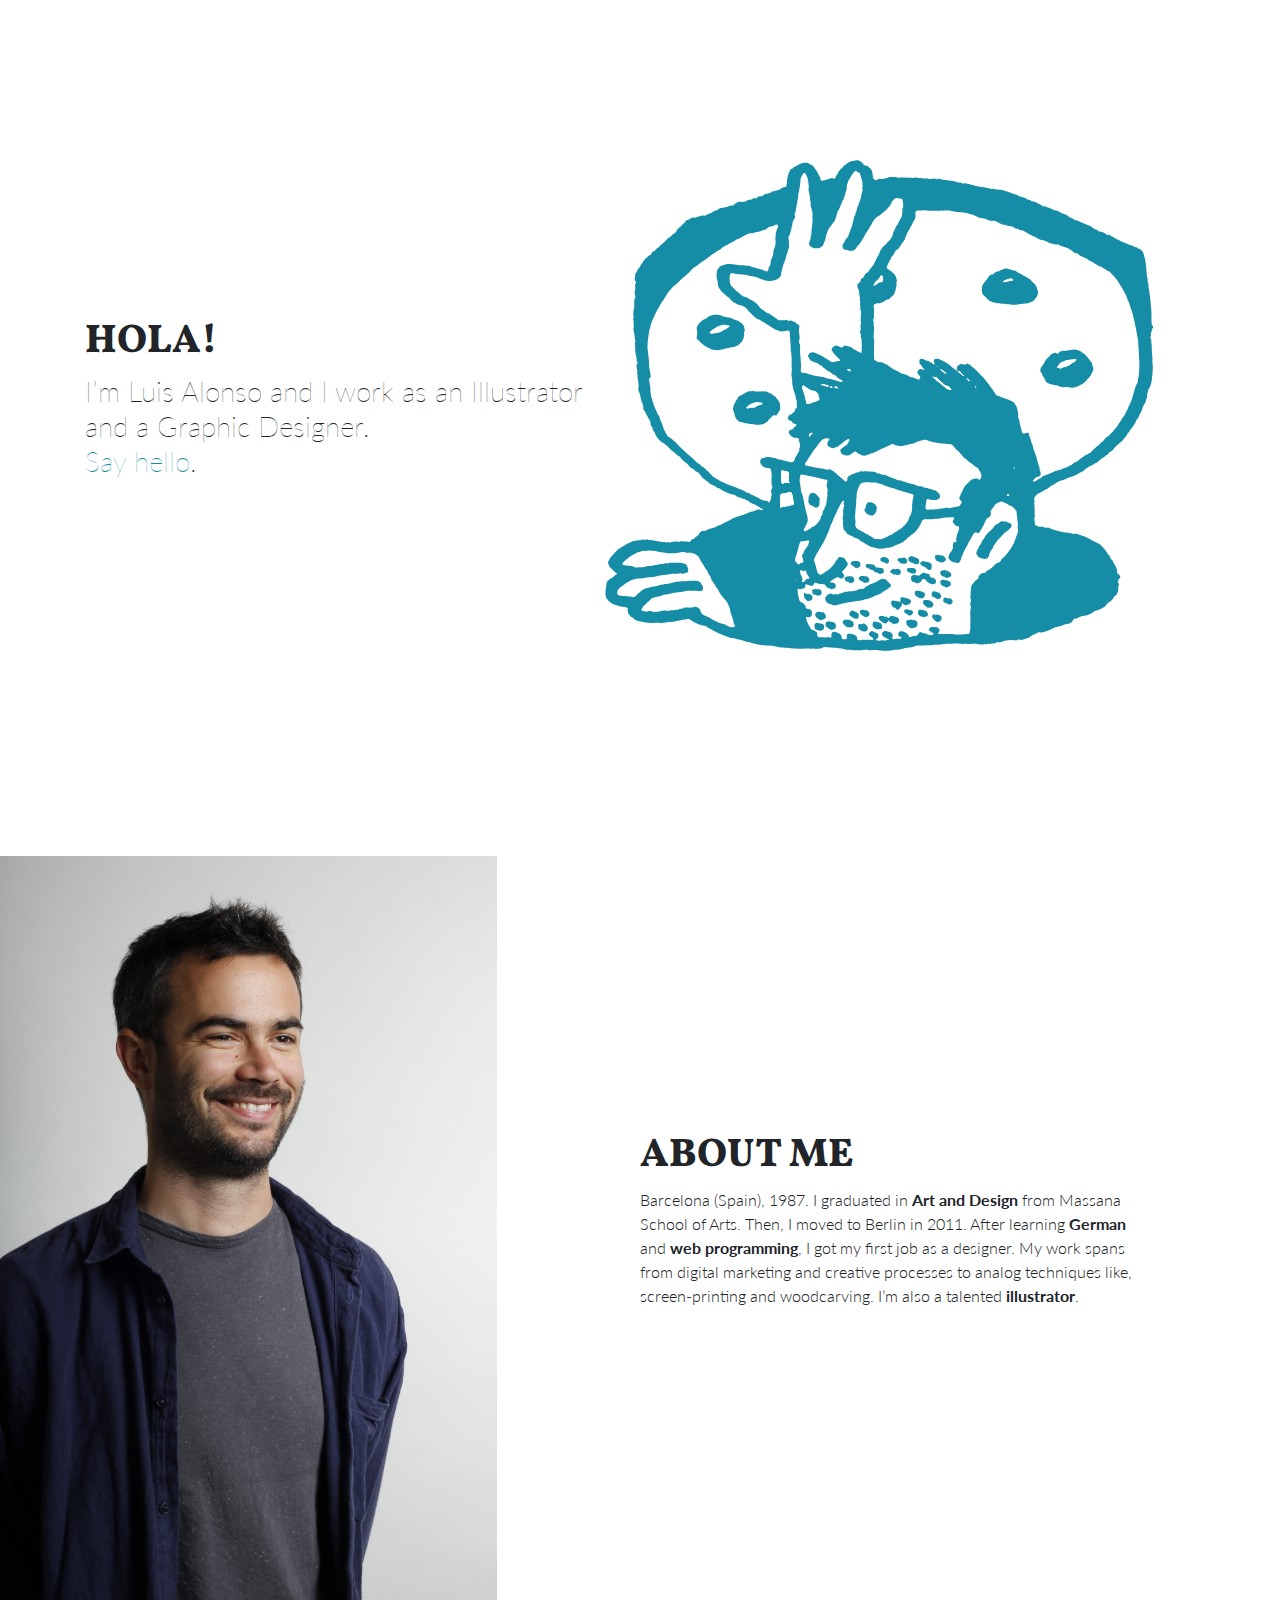
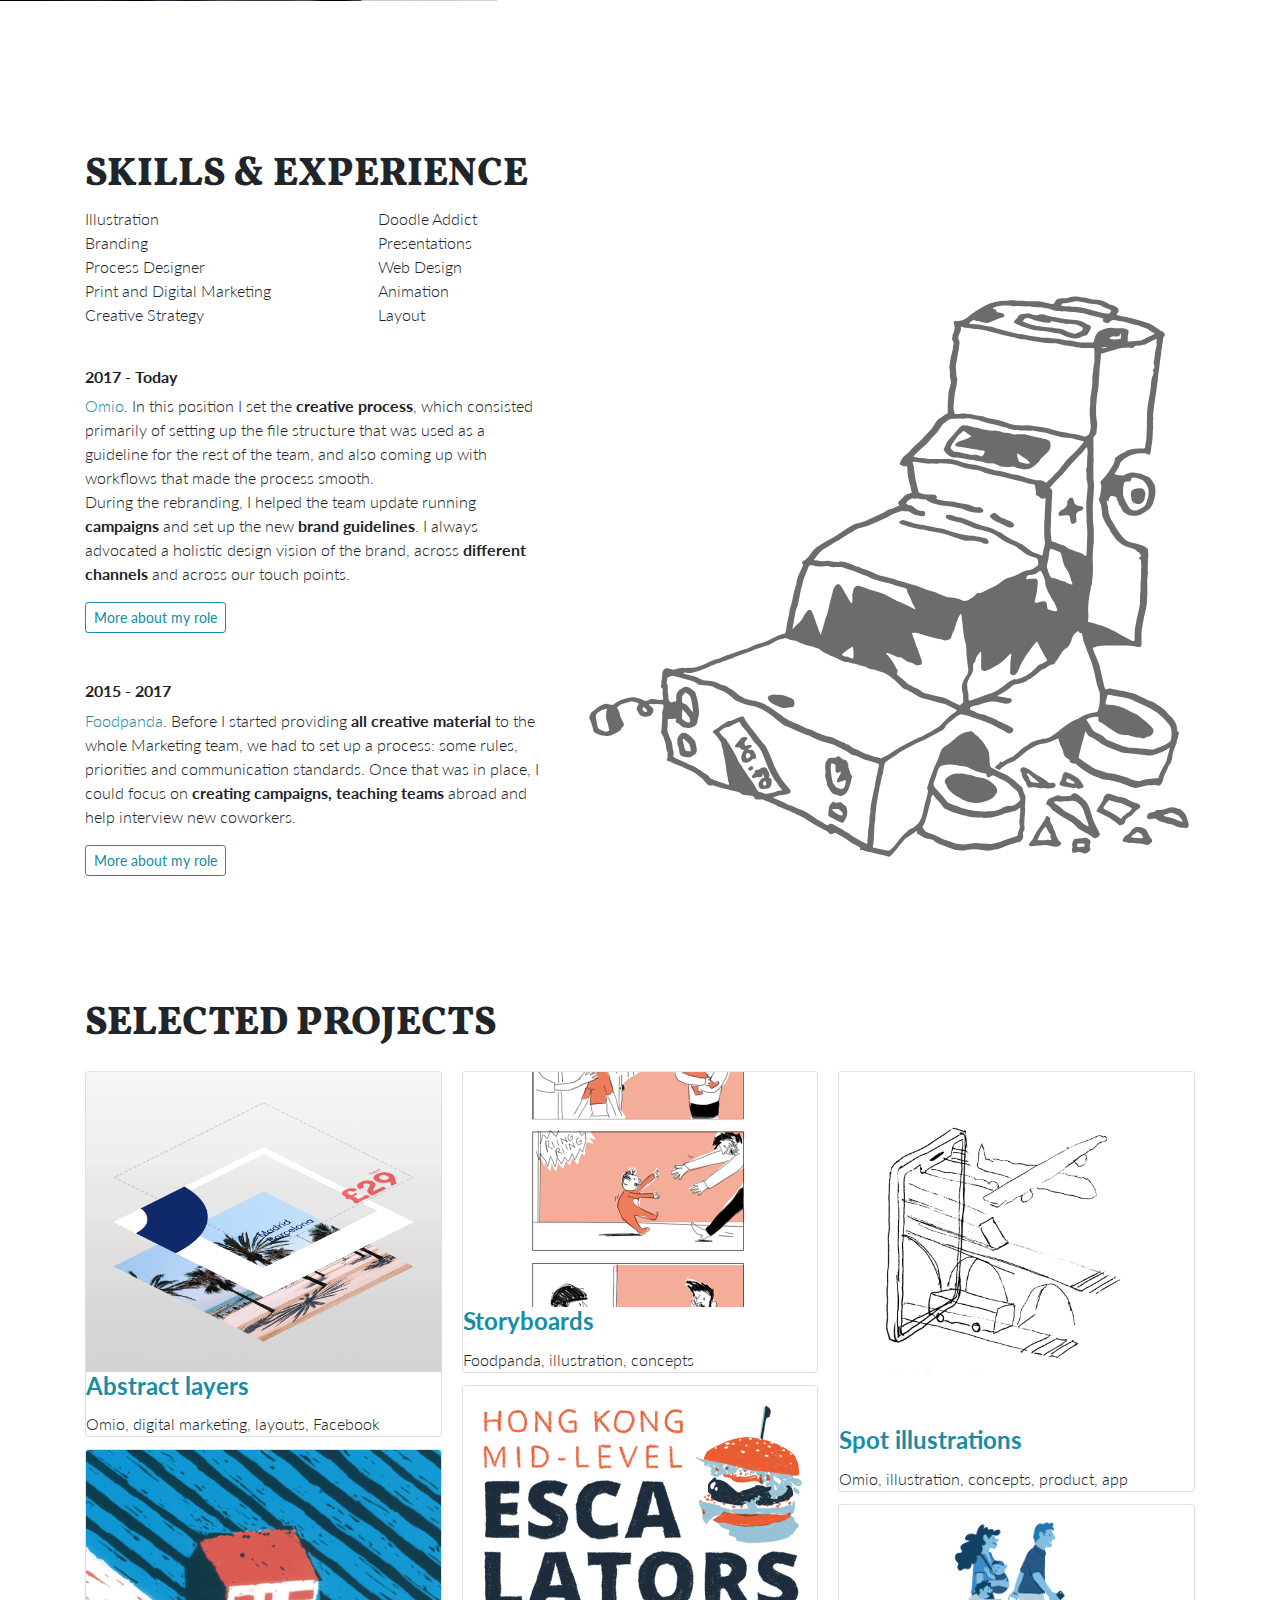
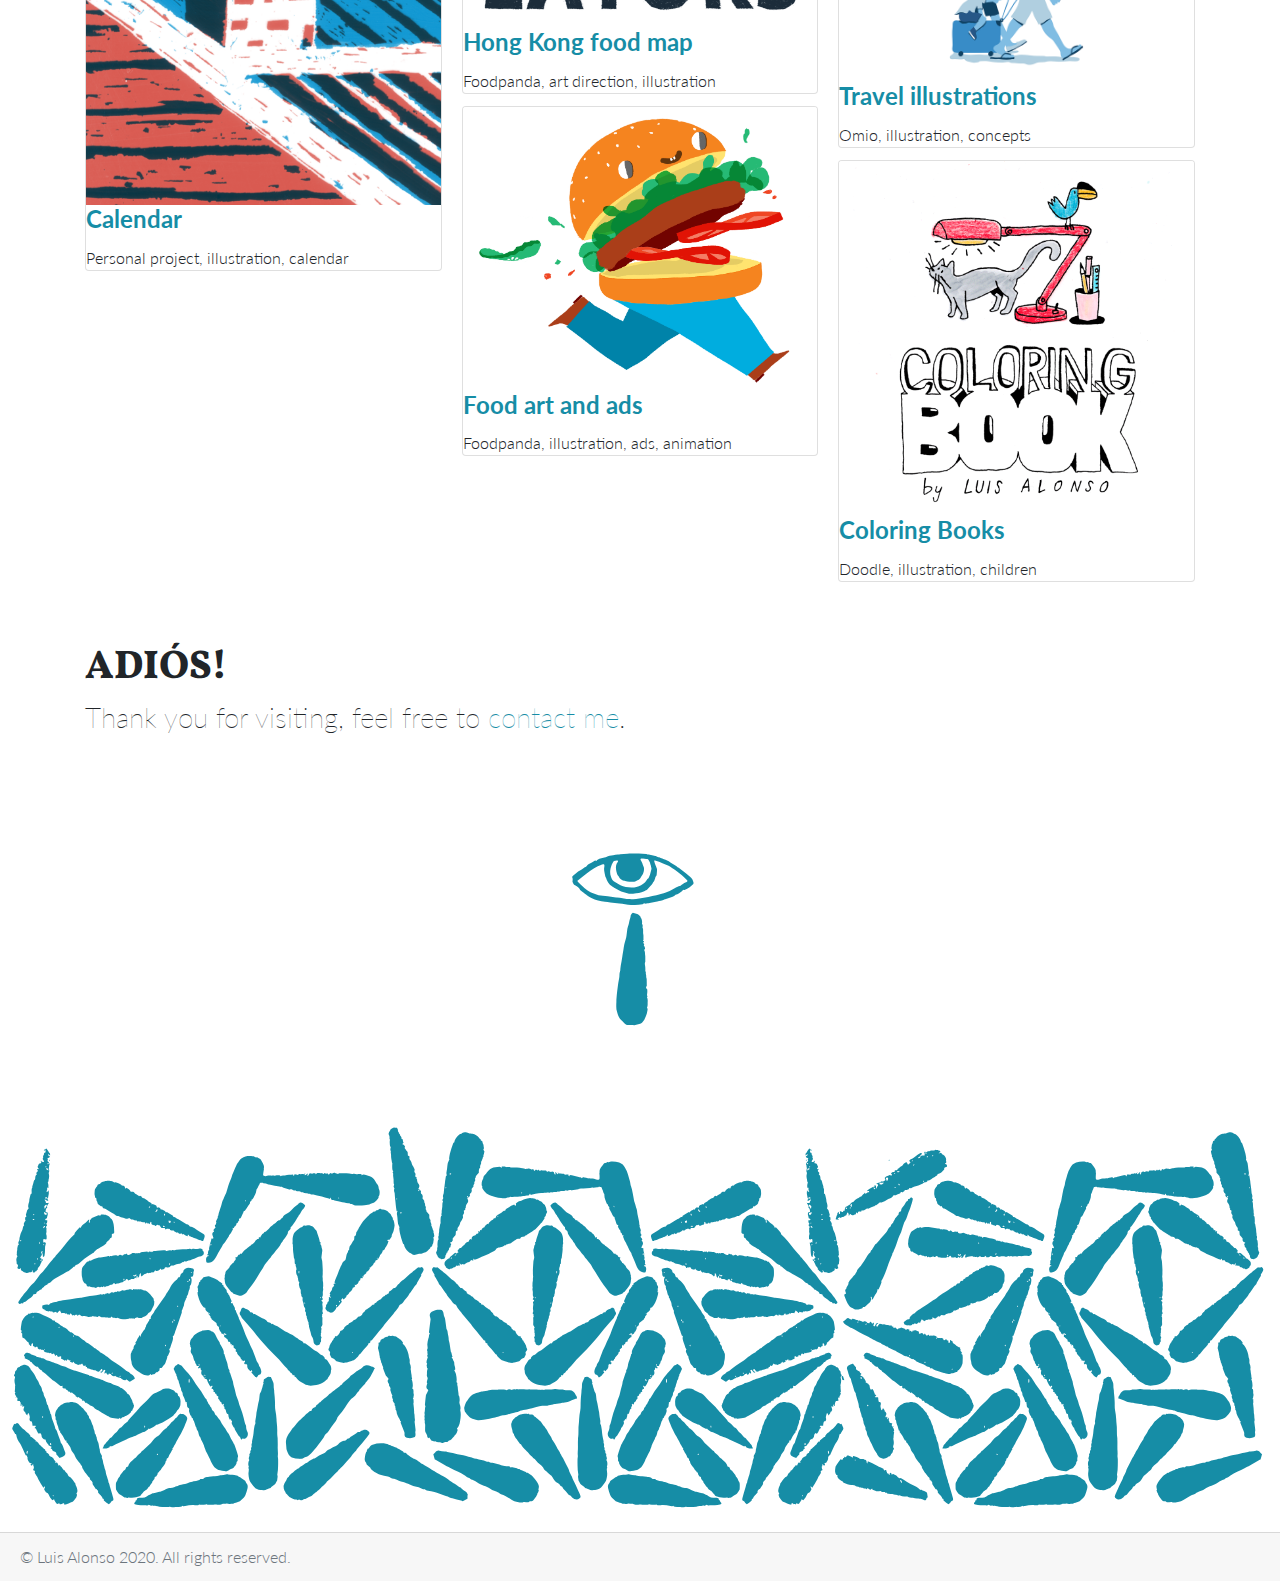
<file: index.html>
<!doctype html>
<html lang="en">

<head>
  <!-- Required meta tags -->
  <meta charset="utf-8">
  <meta name="viewport" content="width=device-width, initial-scale=1, shrink-to-fit=no">

  <!-- Bootstrap CSS -->
  <link rel="stylesheet" href="https://stackpath.bootstrapcdn.com/bootstrap/4.4.1/css/bootstrap.min.css" integrity="sha384-Vkoo8x4CGsO3+Hhxv8T/Q5PaXtkKtu6ug5TOeNV6gBiFeWPGFN9MuhOf23Q9Ifjh" crossorigin="anonymous">
  <link rel="stylesheet" href="https://maxcdn.bootstrapcdn.com/bootstrap/4.0.0-alpha.2/css/bootstrap.min.css" integrity="sha384-y3tfxAZXuh4HwSYylfB+J125MxIs6mR5FOHamPBG064zB+AFeWH94NdvaCBm8qnd" crossorigin="anonymous">
  <link rel="stylesheet" href="https://maxcdn.bootstrapcdn.com/bootstrap/4.5.0/css/bootstrap.min.css">
  <script src="https://ajax.googleapis.com/ajax/libs/jquery/3.5.1/jquery.min.js"></script>
  <script src="https://cdnjs.cloudflare.com/ajax/libs/popper.js/1.16.0/umd/popper.min.js"></script>
  <script src="https://maxcdn.bootstrapcdn.com/bootstrap/4.5.0/js/bootstrap.min.js"></script>

  <!-- Custom CSS -->
  <link href="custom.css" rel="stylesheet">


  <!-- Google Fonts -->
  <link href="https://fonts.googleapis.com/css2?family=Lato:wght@100;300;700&family=Vollkorn:wght@800&display=swap" rel="stylesheet">
  <style>
    @import url('https://fonts.googleapis.com/css2?family=Lato:wght@100;300;700&family=Vollkorn:wght@800&display=swap');
  </style>

  <title>Luis Alonso</title>
</head>

<body>



  <!-- INTRO SECTION   -->

  <section class="section_1 container">
    <div style="height:150px;">
    </div>
    <div class="d-md-flex align-items-center">
      <header>

        <h1>HOLA!</h1>
        <h3>I’m Luis Alonso and I work as an Illustrator <br>and a Graphic Designer.<br> <a href="mailto:luisalonso120@gmail.com">Say hello</a>.</h3>
      </header>
      <img id="hello" src="images/addons/hello.svg" alt="" style="width:50%;margin-left: 20px;">
    </div>
    <div style="height:200px;">
    </div>
  </section>






  <section id="intro" class="section_1_mobile container">
    <div class="row align-items-center">
      <div class="col-sm">
        <img id="hello" src="images/addons/hello.svg" alt="" style="">
      </div>
      <div class="col-sm" style="">
        <header>
          <h1>HOLA!</h1>
          <h3>I’m Luis Alonso and I work as an Illustrator and a Graphic Designer.<br>
            <a href="mailto:luisalonso120@gmail.com">Say hello</a>.</h3>
        </header>
      </div>
    </div>
  </section>


  <!--  INTRO SECTION END  -->

  <!--  ABOUT SECTION   -->


  <section id="about" class="section_2">

    <div class="row align-items-center" style="margin:0px;">
      <div class="col" style="padding:0px;">
        <img src="images/about_2.jpg" style="width:100%;" alt="">
      </div>

      <div class="col" style="margin:10%;">
        <h1>ABOUT ME</h1>

        <p>Barcelona (Spain), 1987. I graduated in <strong>Art and Design</strong> from Massana School of Arts.
          Then, I moved to Berlin in 2011. After learning <strong>German</strong> and <strong>web programming</strong>, I got my first job as a designer.

          My work spans from digital marketing and creative processes to analog techniques like, screen-printing and woodcarving.
          I’m also a talented <strong>illustrator</strong>.</p>
      </div>
    </div>

  </section>



  <section id="about" class="section_2_mobile container ">
    <div class="row align-items-center">
      <div class="col-sm" style="padding:0px;">
        <img id="about_img" src="images/about_2.jpg" alt="" style="">
      </div>
      <div class="col-sm">
        <h1>ABOUT ME</h1>
        <div class="container" style="padding:0px;">
          <p>Barcelona (Spain), 1987. I graduated in <strong>Art and Design</strong> from Massana School of Arts.
            Then, I moved to Berlin in 2011. After learning <strong>German</strong> and <strong>web programming</strong>, I got my first job as a designer.

            My work spans from digital marketing and creative processes to analog techniques like, screen-printing and woodcarving.
            I’m also a talented <strong>illustrator</strong>.</p>
        </div>
      </div>
  </section>


  <!--  ABOUT SECTION END  -->

  <!--  SKILLS & EXPERIENCE SECTION  -->

  <section class="section_3 container-fluid" style="margin-top:150px;">
    <div class="container">
      <h1>SKILLS & EXPERIENCE</h1>

      <div class="d-flex container" style="padding:0px;">
        <div class="col-3" style="padding:0px;">
          <ul class="list-unstyled">
            <li>Illustration</li>
            <li>Branding</li>
            <li>Process Designer</li>
            <li>Print and Digital Marketing</li>
            <li>Creative Strategy</li>
          </ul>
        </div>
        <div class="col-3">
          <ul class="list-unstyled">
            <li>Doodle Addict</li>
            <li>Presentations</li>
            <li>Web Design</li>
            <li>Animation</li>
            <li>Layout</li>
          </ul>
        </div>
      </div>

      <div class="col-5" style="padding:0px;">
        <br>

        <h6>2017 - Today</h6>
        <p><a href="https://www.omio.com/about-us" target="_blank">Omio</a>. In this position I set the <strong>creative process</strong>, which consisted primarily of setting up the file structure that was used as a guideline for the rest of the
          team, and also
          coming
          up with workflows that made the process smooth.
          <br>
          During the rebranding, I helped the team update running <strong>campaigns</strong> and set up
          the new <strong>brand guidelines</strong>. I always advocated a holistic
          design vision of the brand, across <strong>different channels</strong> and across our touch points.</p>


      </div>
      <!--MODAL INFO BOX --------------------------------------------------------------------->



      <!-- Button to Open the Modal -->
      <button type="button" class="btn btn-outline-light btn-sm" data-toggle="modal" data-target="#modal_omio_dw" style="color:#168da6; border-color:#168da6;">
        More about my role
      </button>

      <!-- The Modal -->
      <div class="modal" id="modal_omio_dw">
        <div class="modal-dialog">
          <div class="modal-content">

            <!-- Modal Header -->
            <div class="modal-header">
              <strong class="modal-title">My role at Omio</strong>
              <button type="button" class="close" data-dismiss="modal">&times;</button>
            </div>


            <!-- Modal body -->
            <div class="modal-body" style="padding:1.2rem;">

              <br>
              <p>In Omio, <strong>I developed all campaigns</strong> in collaboration with Marketing and Design Team colleagues. Creatives would then be used in different channels like: Facebook, Google Ads, Apps and CRM.</p>

              <p><strong>Process Designer:</strong></p>

              <p>At the time I started in Omio, I was alone in the Marketing department. So I had to set up a bunch of <strong>rules and tools</strong> so I could be more productive. I created a process with different steps (kick off, briefing,
                review and follow up). Then, we <strong>prioritized tasks</strong> by channel and deadline. Finally, we would only use one communication tool.</p>

              <p>The files, which the designers worked on, and the ones shared with the Marketing fellows, always had the same <strong>folder structure</strong> and everyone used a <strong>naming convention</strong>.</p>

              <p><strong>Rebranding:</strong></p>

              <p>After a year in Omio, management wanted to expand outside Europe, so we needed a <strong>full rebranding</strong>. Goeuro was the old name and it changed to Omio. This was a massive effort that took some months to finish…</p>

              <p>My role during rebranding was to list down how many creatives were live at the moment and hat to be replaced. I also helped hiring external <strong>freelancers</strong> so they could help us. I made sure all what they delivered was
                good to go live again.</p>

              <p>After two years the Design Team grew from four to at least <strong>twenty members</strong>. My role changed, I helped new joiners adapt and encourage them to improve the rules in place. Also had some initiatives and presentations to
                improve the <strong>team spirit</strong>.</p>
                <div class="modal-header" style="border-bottom:none;">
                <button type="button" class="close" data-dismiss="modal">&times;</button>
                </div>
            </div>



          </div>
        </div>
      </div>

      <br>
      <br>

      <div class="col-5" style="padding:0px;">

        <br>
        <h6>2015 - 2017</h6>
        <p><a href="https://www.foodpanda.com/about/" target="_blank">Foodpanda</a>. Before I started providing <strong>all creative material</strong> to the whole Marketing team, we had to set up a process: some rules, priorities and communication standards. Once that was in place, I could focus on <strong>creating campaigns, teaching teams</strong> abroad and help interview new coworkers.</p>
      </div>

      <!--MODAL INFO BOX --------------------------------------------------------------------->



      <!-- Button to Open the Modal -->
      <button type="button" class="btn btn-outline-light btn-sm" data-toggle="modal" data-target="#modal_foodpanda_dw" style="color:#168da6; border-color:#168da6;">
        More about my role
      </button>

      <!-- The Modal -->
      <div class="modal" id="modal_foodpanda_dw">
        <div class="modal-dialog">
          <div class="modal-content">

            <!-- Modal Header -->
            <div class="modal-header">
              <strong class="modal-title">My role at Foodpanda</strong>
              <button type="button" class="close" data-dismiss="modal">&times;</button>
            </div>


            <!-- Modal body -->
            <div class="modal-body" style="padding:1.2rem;">

              <br>
              <p>My task was to <strong>provide all creatives materials for the Marketing Team</strong> (including: Display, Mobile, SEO, CRM and Social Media).</p>

              <p>For that, we came up with a <strong>creative process</strong> and some <strong>communication standards</strong>. Educating coworkers about this new rules took some time but at some point we got a strong flow.</p>

              <p>The company had offices all around the world, that’s why I had to come out with a <strong>naming convention</strong> so we could manage all files for all the <strong>different teams</strong>. To make it a bit more fun, we also had
                <strong>different brands</strong> and guidelines, which made communication between teams a daily thing.</p>

              <p>At some point I went to our office in New Dehli, India. There, <strong>I gave some learning sessions</strong> about branding and the designer’s role to the Design Team. Was a great opportunity to know better some colleagues and learn
                about other cultures. While there, I also had the chance to do some <strong>interviews on my own</strong>.</p>

              <p>Back in Berlin, we had to find another designer and I helped with the selection, interviewing and onboarding process.</p>
              </p>
              <div class="modal-header" style="border-bottom:none;">
              <button type="button" class="close" data-dismiss="modal">&times;</button>
              </div>
            </div>



          </div>
        </div>
      </div>


      <!--MODAL INFO BOX --------------------------------------------------------------------->

    </div>
    <div>
      <img src="images/addons/car.svg" alt="" style="width:50%; margin-top: -50%;margin-left: 45%;">
    </div>
    <div style="height:100px;">
    </div>


  </section>







  <section class="section_3_mobile container">

    <h1>SKILLS & EXPERIENCE</h1>

    <div class="row">
      <div class="col-sm">
        <ul class="list-unstyled" style="margin: 0px;">
          <li>Illustration</li>
          <li>Branding</li>
          <li>Process Designer</li>
          <li>Print and Digital Marketing</li>
          <li>Creative Strategy</li>
        </ul>
      </div>
      <div class="col-sm">
        <ul class="list-unstyled">
          <li>Doodle Addict</li>
          <li>Presentations</li>
          <li>Web Design</li>
          <li>Animation</li>
          <li>Layout</li>
        </ul>
      </div>
    </div>

    <div class="col-sm" style="padding:0px;">
      <br>

      <h6>2017 - Today</h6>
      <p><a href="https://www.omio.com/about-us" target="_blank">Omio</a>. In this position I set the <strong>creative process</strong>, which consisted primarily of setting up the file structure that was used as a guideline for the rest of the team,
        and also
        coming
        up with workflows that made the process smooth.
        <br>
        During the rebranding, I helped the team update running <strong>campaigns</strong> and set up
        the new <strong>brand guidelines</strong>. I always advocated a holistic
        design vision of the brand, across <strong>different channels</strong> and across our touch points.</p>
    </div>
    <!--MODAL INFO BOX --------------------------------------------------------------------->



    <!-- Button to Open the Modal -->
    <button type="button" class="btn btn-outline-light btn-sm" data-toggle="modal" data-target="#modal_omio" style="color:#168da6; border-color:#168da6;">
      More about my role
    </button>

    <!-- The Modal -->
    <div class="modal" id="modal_omio">
      <div class="modal-dialog">
        <div class="modal-content">

          <!-- Modal Header -->
          <div class="modal-header">
            <strong class="modal-title">My role at Omio</strong>
            <button type="button" class="close" data-dismiss="modal">&times;</button>
          </div>


          <!-- Modal body -->
          <div class="modal-body" style="padding:1.2rem;">

            <br>
            <p>In Omio, <strong>I developed all campaigns</strong> in collaboration with Marketing and Design Team colleagues. Creatives would then be used in different channels like: Facebook, Google Ads, Apps and CRM.</p>

            <p><strong>Process Designer:</strong></p>

            <p>At the time I started in Omio, I was alone in the Marketing department. So I had to set up a bunch of <strong>rules and tools</strong> so I could be more productive. I created a process with different steps (kick off, briefing, review
              and follow up). Then, we <strong>prioritized tasks</strong> by channel and deadline. Finally, we would only use one communication tool.</p>

            <p>The files, which the designers worked on, and the ones shared with the Marketing fellows, always had the same <strong>folder structure</strong> and everyone used a <strong>naming convention</strong>.</p>

            <p><strong>Rebranding:</strong></p>

            <p>After a year in Omio, management wanted to expand outside Europe, so we needed a <strong>full rebranding</strong>. Goeuro was the old name and it changed to Omio. This was a massive effort that took some months to finish…</p>

            <p>My role during rebranding was to list down how many creatives were live at the moment and hat to be replaced. I also helped hiring external <strong>freelancers</strong> so they could help us. I made sure all what they delivered was
              good to go live again.</p>

            <p>After two years the Design Team grew from four to at least <strong>twenty members</strong>. My role changed, I helped new joiners adapt and encourage them to improve the rules in place. Also had some initiatives and presentations to
              improve the <strong>team spirit</strong>.</p>
              <div class="modal-header" style="border-bottom:none;">
              <button type="button" class="close" data-dismiss="modal">&times;</button>
              </div>
          </div>



        </div>
      </div>
    </div>

    <div class="col-sm" style="padding:0px;">

      <br>
      <h6>2015 - 2017</h6>
      <p><a href="https://www.foodpanda.com/about/" target="_blank">Foodpanda</a>. Before I started providing <strong>all creative material</strong> to the whole Marketing team, we had to set up a process: some rules, priorities and communication
        standards.
        Once
        that was in place, I could focus on <strong>
          creating campaigns, teaching
          teams
        </strong>abroad and I helped interviewing new coworkers.</p>
    </div>
    <!--MODAL INFO BOX --------------------------------------------------------------------->



    <!-- Button to Open the Modal -->
    <button type="button" class="btn btn-outline-light btn-sm" data-toggle="modal" data-target="#modal_foodpanda" style="color:#168da6; border-color:#168da6;">
      More about my role
    </button>

    <!-- The Modal -->
    <div class="modal" id="modal_foodpanda">
      <div class="modal-dialog">
        <div class="modal-content">

          <!-- Modal Header -->
          <div class="modal-header">
            <strong class="modal-title">My role at Foodpanda</strong>
            <button type="button" class="close" data-dismiss="modal">&times;</button>
          </div>


          <!-- Modal body -->
          <div class="modal-body" style="padding:1.2rem;">

            <br>
            <p>My task was to <strong>provide all creatives materials for the Marketing Team</strong> (including: Display, Mobile, SEO, CRM and Social Media).</p>

            <p>For that, we came up with a <strong>creative process</strong> and some <strong>communication standards</strong>. Educating coworkers about this new rules took some time but at some point we got a strong flow.</p>

            <p>The company had offices all around the world, that’s why I had to come out with a <strong>naming convention</strong> so we could manage all files for all the <strong>different teams</strong>. To make it a bit more fun, we also had
              <strong>different brands</strong> and guidelines, which made communication between teams a daily thing.</p>

            <p>At some point I went to our office in New Dehli, India. There, <strong>I gave some learning sessions</strong> about branding and the designer’s role to the Design Team. Was a great opportunity to know better some colleagues and learn
              about other cultures. While there, I also had the chance to do some <strong>interviews on my own</strong>.</p>

            <p>Back in Berlin, we had to find another designer and I helped with the selection, interviewing and onboarding process.</p>
            </p>
            <div class="modal-header" style="border-bottom:none;">
            <button type="button" class="close" data-dismiss="modal">&times;</button>
            </div>
          </div>



        </div>
      </div>
    </div>


    <!--MODAL INFO BOX --------------------------------------------------------------------->
    <img id="car" src="images/addons/car.svg" alt="" style="">
  </section>







  <!--     SKILLS & EXPERIENCE SECTION END     -->

  <!-- WORK SECTION -->

  <section id="work" class="section_4 container-fluid" style="">
    <div class="container">

      <h1>SELECTED PROJECTS</h1>
      <div style="height:15px;">
      </div>

      <div class="card-columns">

        <div class="card">
          <a href="abstract_layers.html">
            <img class="card-img-top img-fluid" src="images/omio/abstract_layers/plane_all_layers.gif" alt="Card image cap">
            <div class="card-block">
              <h4 class="card-title"><strong>Abstract layers</strong></h4>
          </a>
          <p class="card-text">Omio, digital marketing, layouts, Facebook</p>
        </div>
      </div>

      <div class="card">
        <a href="calendar.html">
          <img class="card-img-top img-fluid" src="images/calendar/cover.png" alt="Card image cap">
          <div class="card-block">
            <h4 class="card-title"><strong>Calendar</strong></h4>
        </a>
        <p class="card-text">Personal project, illustration, calendar</p>
      </div>
    </div>

    <div class="card">
      <a href="storyboard.html">
        <img class="card-img-top img-fluid" src="images/foodpanda/storyboard/cover.png" alt="Card image cap">
        <div class="card-block">
          <h4 class="card-title"><strong>Storyboards</strong></h4>
      </a>
      <p class="card-text">Foodpanda, illustration, concepts</p>
    </div>
    </div>

    <div class="card">
      <a href="food_map.html">
        <img class="card-img-top img-fluid" src="images/foodpanda/hk_map/objects/cover.png" alt="Card image cap">
        <div class="card-block">
          <h4 class="card-title"><strong>Hong Kong food map</strong></h4>
      </a>
      <p class="card-text">Foodpanda, art direction, illustration</p>
    </div>
    </div>

    <div class="card">
      <a href="food_art_and_ads.html">
        <img class="card-img-top img-fluid" src="images/foodpanda/illustrations_and_ads/burger.png" alt="Card image cap">
        <div class="card-block">
          <h4 class="card-title"><strong>Food art and ads</strong></h4>
      </a>
      <p class="card-text">Foodpanda, illustration, ads, animation</p>
    </div>
    </div>



    <div class="card">
      <a href="spot_illustrations.html">
        <img class="card-img-top img-fluid" src="images/omio/spot_illustrations/cover.gif" alt="Card image cap">
        <div class="card-block">
          <h4 class="card-title"><strong>Spot illustrations</strong></h4>
      </a>
      <p class="card-text">Omio, illustration, concepts, product, app</p>
    </div>
    </div>


    <div class="card">
      <a href="travel_illustrations.html">
        <img class="card-img-top img-fluid" src="images/omio/travellers/family.png" alt="Card image cap">
        <div class="card-block">
          <h4 class="card-title"><strong>Travel illustrations</strong></h4>
      </a>
      <p class="card-text">Omio, illustration, concepts</p>
    </div>
    </div>


    <div class="card">
      <a href="coloring_books.html">
        <img class="card-img-top img-fluid" src="images/coloring_book/02_2020_cover.gif" alt="Card image cap">
        <div class="card-block">
          <h4 class="card-title"><strong>Coloring Books</strong></h4>
      </a>
      <p class="card-text">Doodle, illustration, children</p>
    </div>
    </div>


    </div>



    </div>
  </section>




  <!-- WORK SECTION END -->


  <!-- CONTACT SECTION -->

  <div style="height:50px;">
  </div>
  <section class="section_5 container">
    <div class="d-md">
      <h1>ADIÓS!</h1>
      <h3>Thank you for visiting, feel free to <a href="mailto:luisalonso120@gmail.com">contact me</a>.</h3>
    </div>
  </section>
  <div style="height:100px;">
  </div>




  <!-- CONTACT SECTION END -->


  <!-- FOOTER -->



  <img class="tears_mw" src="images/addons/tears.svg" alt="" style="width:100%;margin-bottom:15px;">
  <img class="tears_dw" src="images/addons/tears_2.svg" alt="" style="width:100%;margin-bottom:15px;">

  <div class="card-footer text-muted">
    © Luis Alonso 2020. All rights reserved.
  </div>
  <!-- FOOTER END -->










  <!-- DESKTOP END   ++++++++++++++++++++++++++++++++++++++++++++++++++++++++++++++++++++++++++++++++++++  -->







  <!-- Optional JavaScript -->
  <!-- jQuery first, then Popper.js, then Bootstrap JS -->
  <script src="https://code.jquery.com/jquery-3.4.1.slim.min.js" integrity="sha384-J6qa4849blE2+poT4WnyKhv5vZF5SrPo0iEjwBvKU7imGFAV0wwj1yYfoRSJoZ+n" crossorigin="anonymous"></script>
  <script src="https://cdn.jsdelivr.net/npm/popper.js@1.16.0/dist/umd/popper.min.js" integrity="sha384-Q6E9RHvbIyZFJoft+2mJbHaEWldlvI9IOYy5n3zV9zzTtmI3UksdQRVvoxMfooAo" crossorigin="anonymous"></script>
  <script src="https://stackpath.bootstrapcdn.com/bootstrap/4.4.1/js/bootstrap.min.js" integrity="sha384-wfSDF2E50Y2D1uUdj0O3uMBJnjuUD4Ih7YwaYd1iqfktj0Uod8GCExl3Og8ifwB6" crossorigin="anonymous"></script>
</body>

</html>
</file>
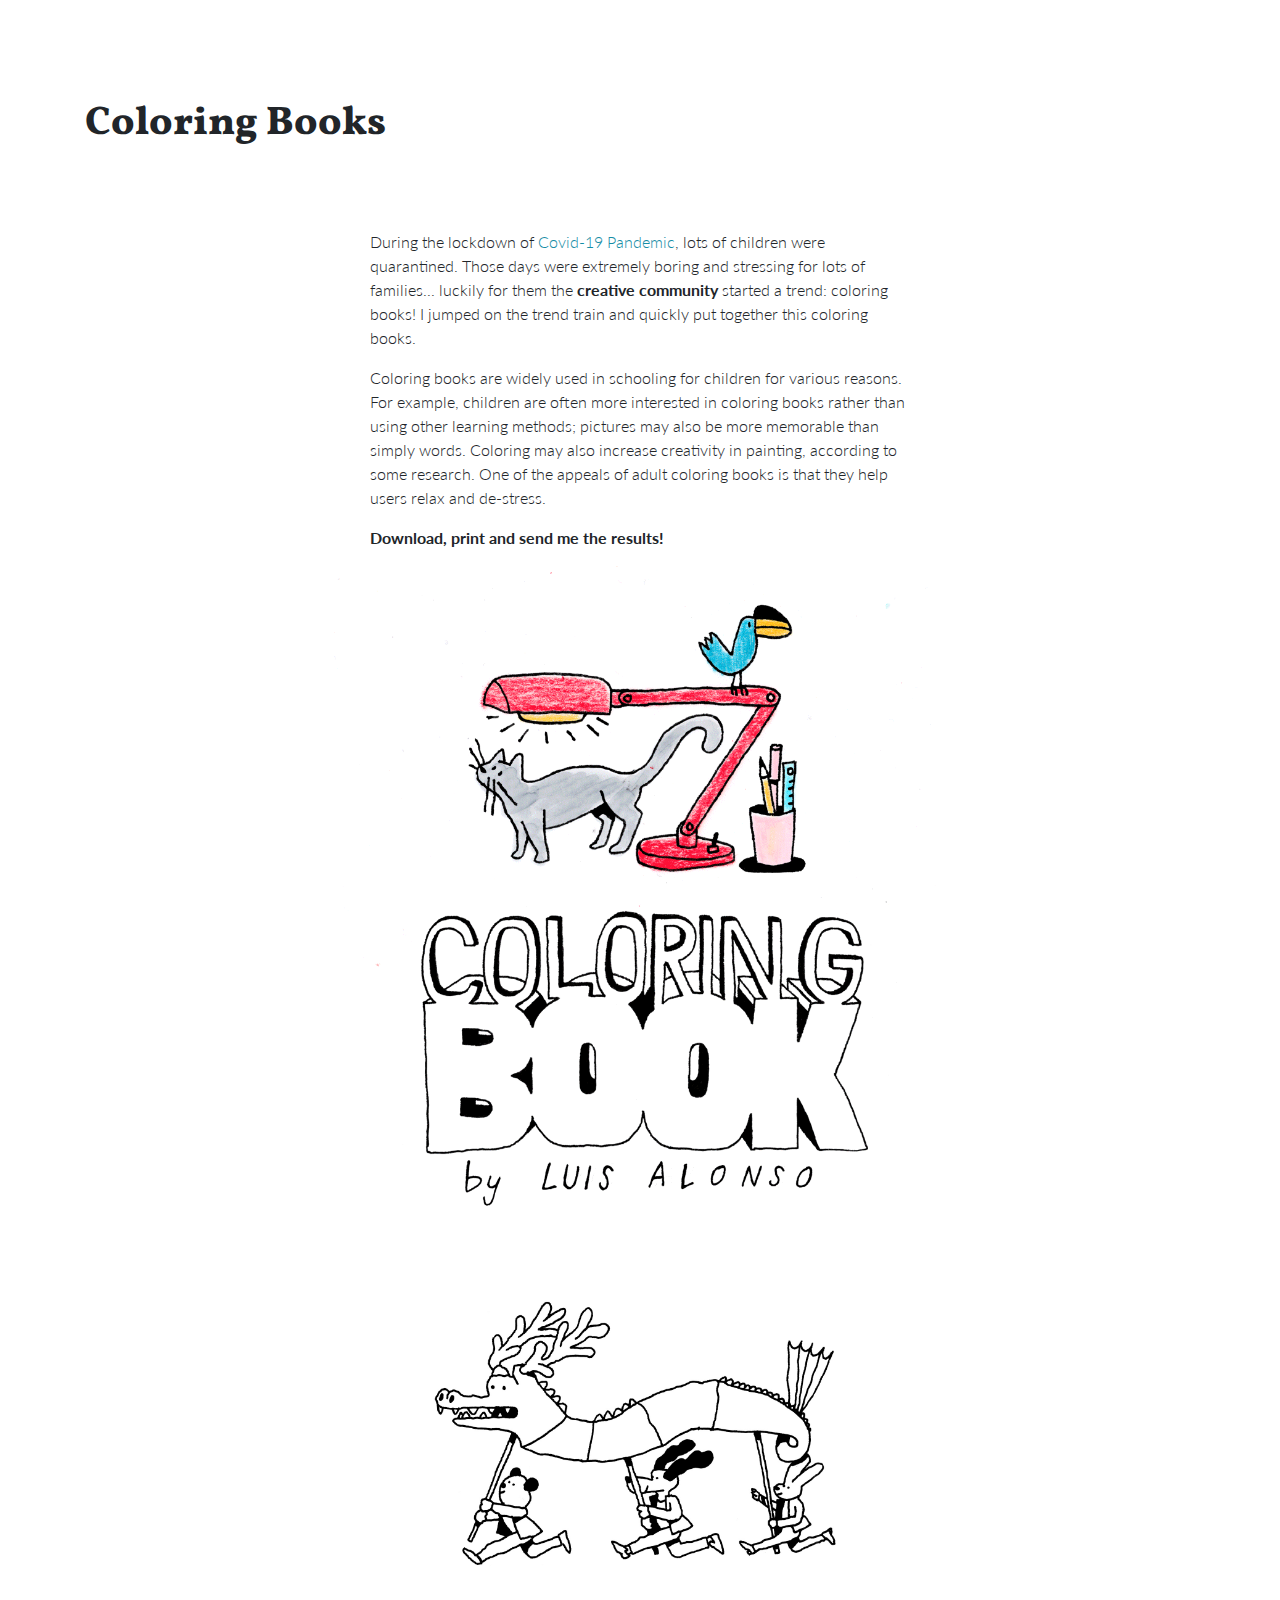
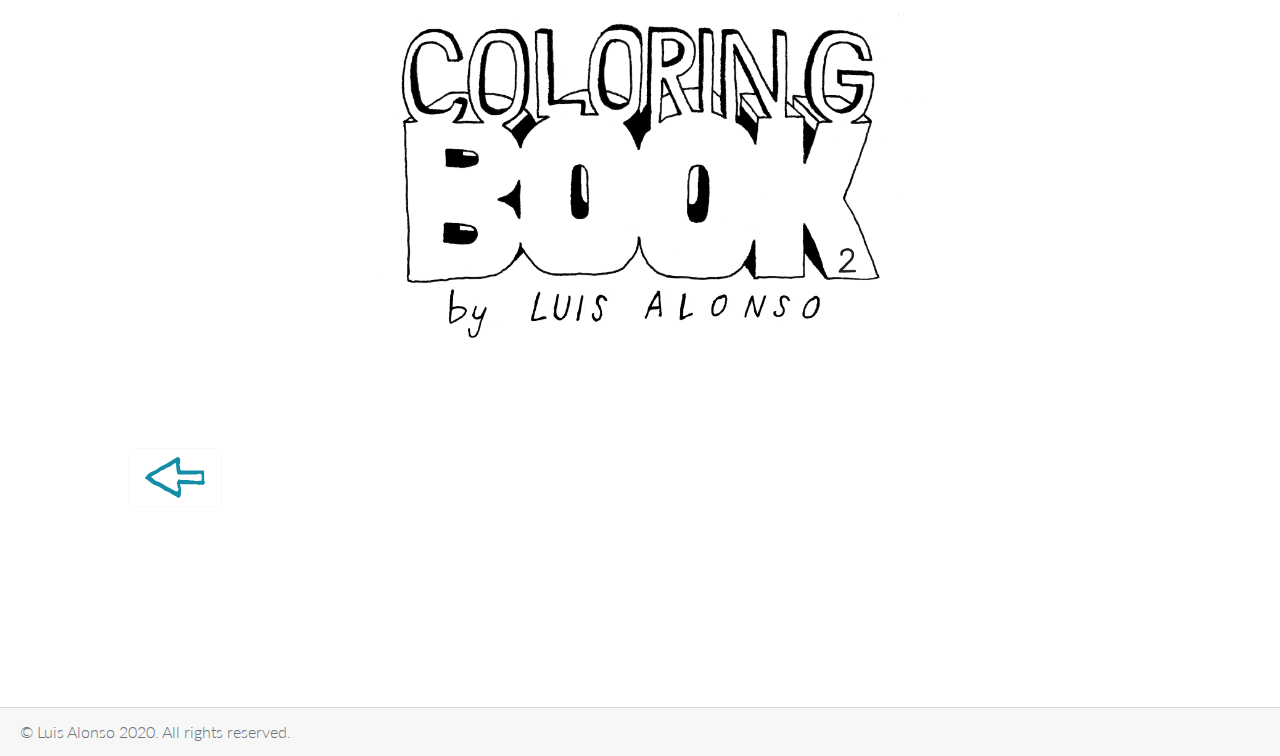
<file: coloring_books.html>
<!doctype html>
<html lang="en">

<head>
  <!-- Required meta tags -->
  <meta charset="utf-8">
  <meta name="viewport" content="width=device-width, initial-scale=1, shrink-to-fit=no">

  <!-- Bootstrap CSS -->
  <link rel="stylesheet" href="https://stackpath.bootstrapcdn.com/bootstrap/4.4.1/css/bootstrap.min.css" integrity="sha384-Vkoo8x4CGsO3+Hhxv8T/Q5PaXtkKtu6ug5TOeNV6gBiFeWPGFN9MuhOf23Q9Ifjh" crossorigin="anonymous">
  <link rel="stylesheet" href="https://maxcdn.bootstrapcdn.com/bootstrap/4.0.0-alpha.2/css/bootstrap.min.css" integrity="sha384-y3tfxAZXuh4HwSYylfB+J125MxIs6mR5FOHamPBG064zB+AFeWH94NdvaCBm8qnd" crossorigin="anonymous">

  <!-- Custom CSS -->
  <link href="custom.css" rel="stylesheet">


  <!-- Google Fonts -->
  <link href="https://fonts.googleapis.com/css2?family=Lato:wght@100;300;700&family=Vollkorn:wght@800&display=swap" rel="stylesheet">
  <style>
  @import url('https://fonts.googleapis.com/css2?family=Lato:wght@100;300;700&family=Vollkorn:wght@800&display=swap');
  </style>

  <!-- JS -->
  <script src="main.js"></script>

  <title>Luis Alonso</title>
</head>

<body>

  <div style="height:100px;">
  </div>
  <div class="container">
    <h1>Coloring Books</h1>
    <div style="height:50px;">
    </div>
    <div class="row justify-content-md-center">
      <div class="col-sm-6">
        <br>
        <p>During the lockdown of <a href="https://simple.wikipedia.org/wiki/COVID-19_pandemic">Covid-19 Pandemic</a>, lots of children were quarantined. Those days were extremely boring and stressing for lots of families... luckily for them the <strong>creative community</strong> started a trend: coloring books! I jumped on the trend train and quickly put together this coloring books.</p>

        <p>Coloring books are widely used in schooling for children for various reasons. For example, children are often more interested in coloring books rather than using other learning methods; pictures may also be more memorable than simply words. Coloring may also increase creativity in painting, according to some research. One of the appeals of adult coloring books is that they help users relax and de-stress.</p>

        <p><strong>Download, print and send me the results!</strong></p>
      </div>
    </div>
    <div class="text-center">
      <a href="images/coloring_book/02_2020_coloring_book.pdf">
        <img id="calendar" src="images/coloring_book/02_2020_cover.gif" alt="" style="">
      </a>
    </div>

    <div style="height:50px;">
    </div>

    <div class="text-center">
      <a href="images/coloring_book/06_2020_coloring_book.pdf">
        <img id="calendar" src="images/coloring_book/06_2020_cover.gif" alt="" style="">
      </a>
    </div>

    <div style="height:50px;">
    </div>





  </div>
  <button onclick="goBack()" type="button" id="back_btn" class="btn btn-outline-light btn-lg" data-toggle="" data-target="" style="color:#168da6; border-color:none; margin-left:10%;margin-top:50px;" >
    <img src="images/addons/arrow.svg" alt="" style="width:60px;">
  </button>

  <div style="height:200px;">
  </div>

  <!-- FOOTER -->

  <div class="card-footer text-muted">
    © Luis Alonso 2020. All rights reserved.
  </div>
  <!-- FOOTER END -->


  <!-- Optional JavaScript -->
  <!-- jQuery first, then Popper.js, then Bootstrap JS -->
  <script src="https://code.jquery.com/jquery-3.4.1.slim.min.js" integrity="sha384-J6qa4849blE2+poT4WnyKhv5vZF5SrPo0iEjwBvKU7imGFAV0wwj1yYfoRSJoZ+n" crossorigin="anonymous"></script>
  <script src="https://cdn.jsdelivr.net/npm/popper.js@1.16.0/dist/umd/popper.min.js" integrity="sha384-Q6E9RHvbIyZFJoft+2mJbHaEWldlvI9IOYy5n3zV9zzTtmI3UksdQRVvoxMfooAo" crossorigin="anonymous"></script>
  <script src="https://stackpath.bootstrapcdn.com/bootstrap/4.4.1/js/bootstrap.min.js" integrity="sha384-wfSDF2E50Y2D1uUdj0O3uMBJnjuUD4Ih7YwaYd1iqfktj0Uod8GCExl3Og8ifwB6" crossorigin="anonymous"></script>
</body>

</html>
</file>
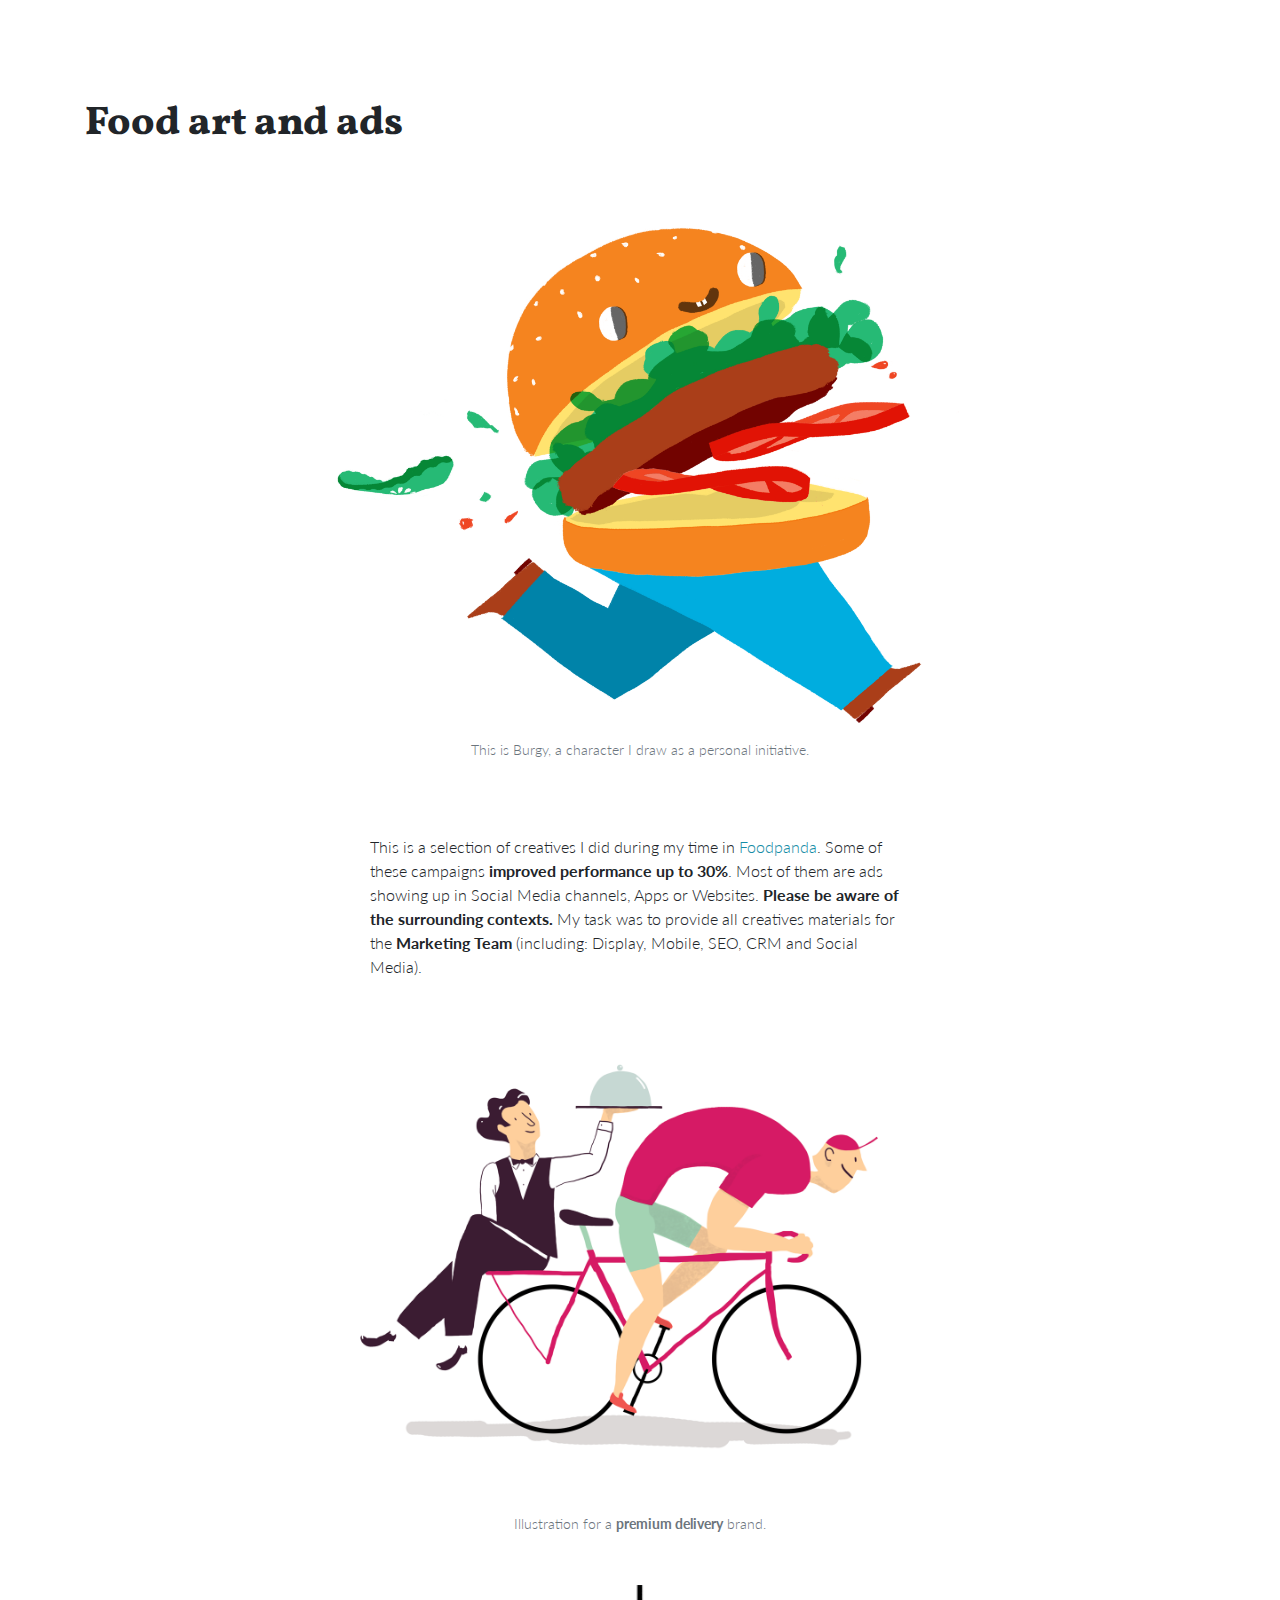
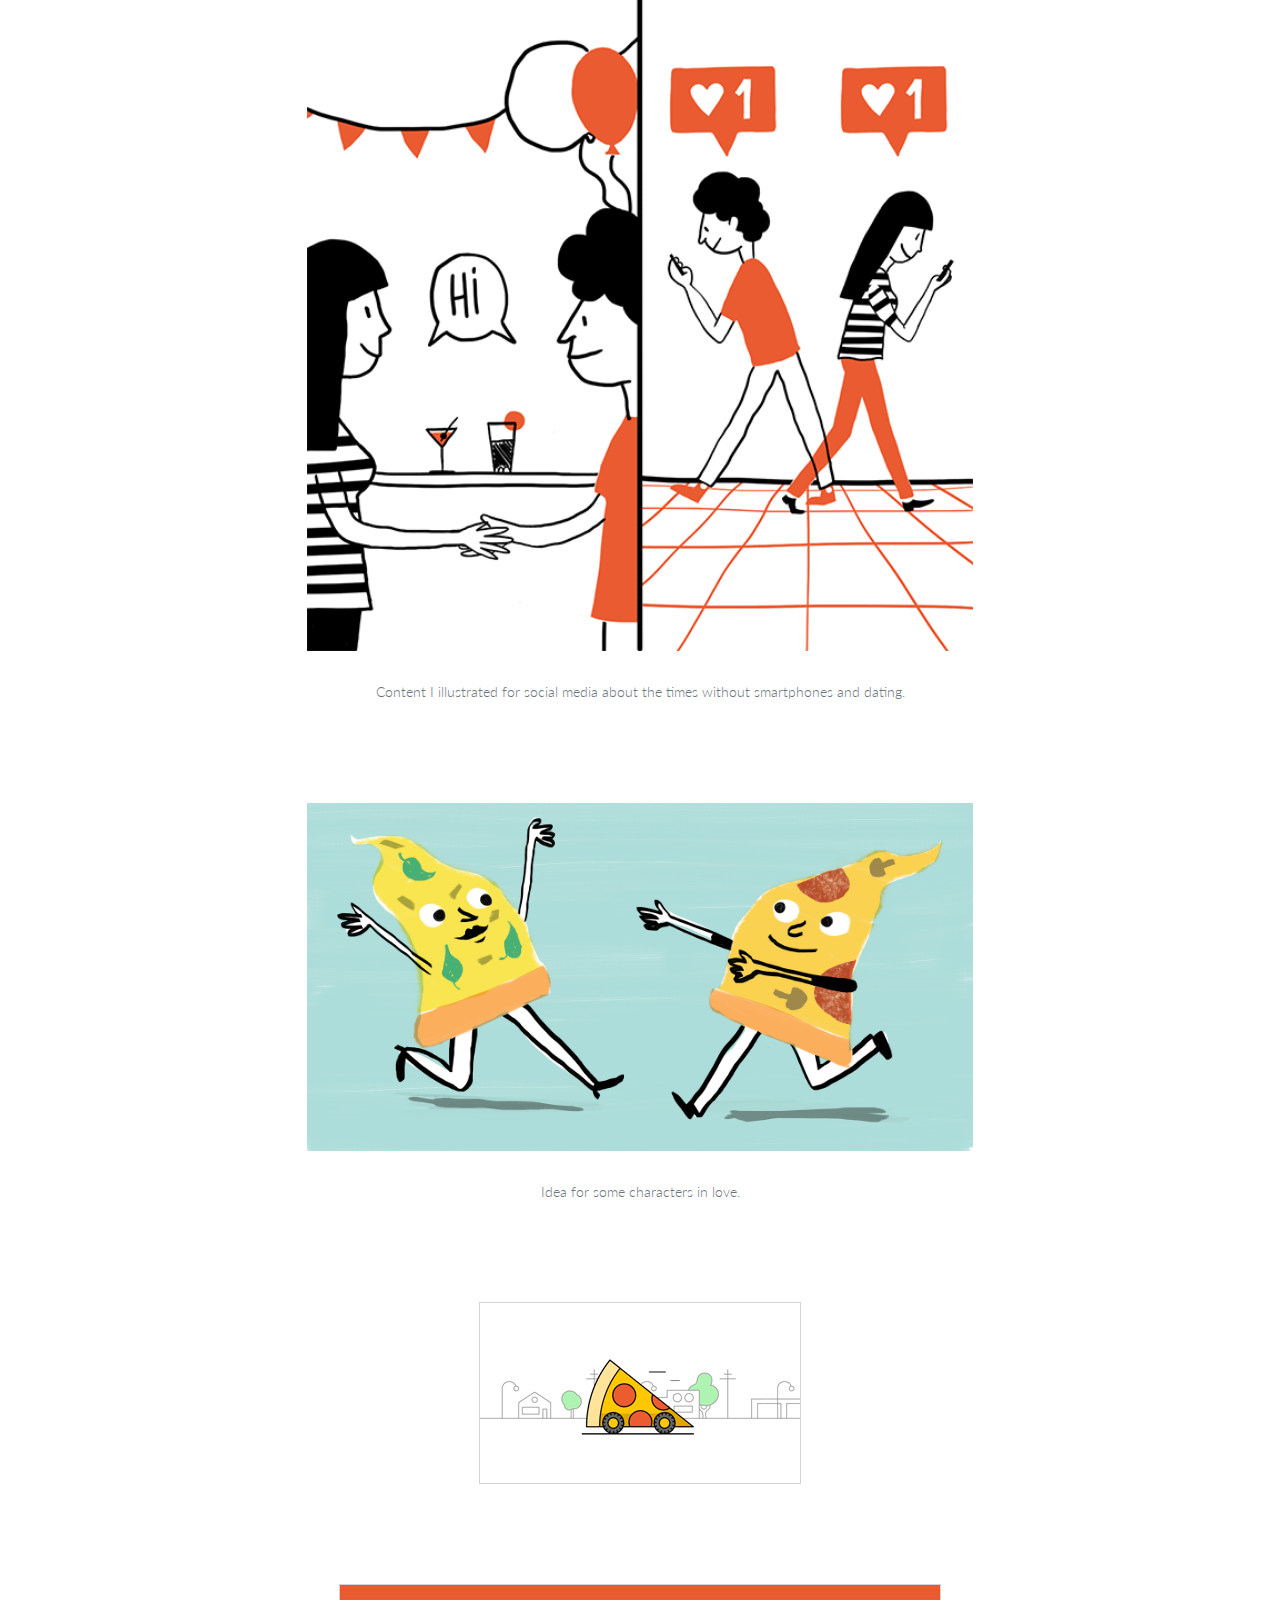
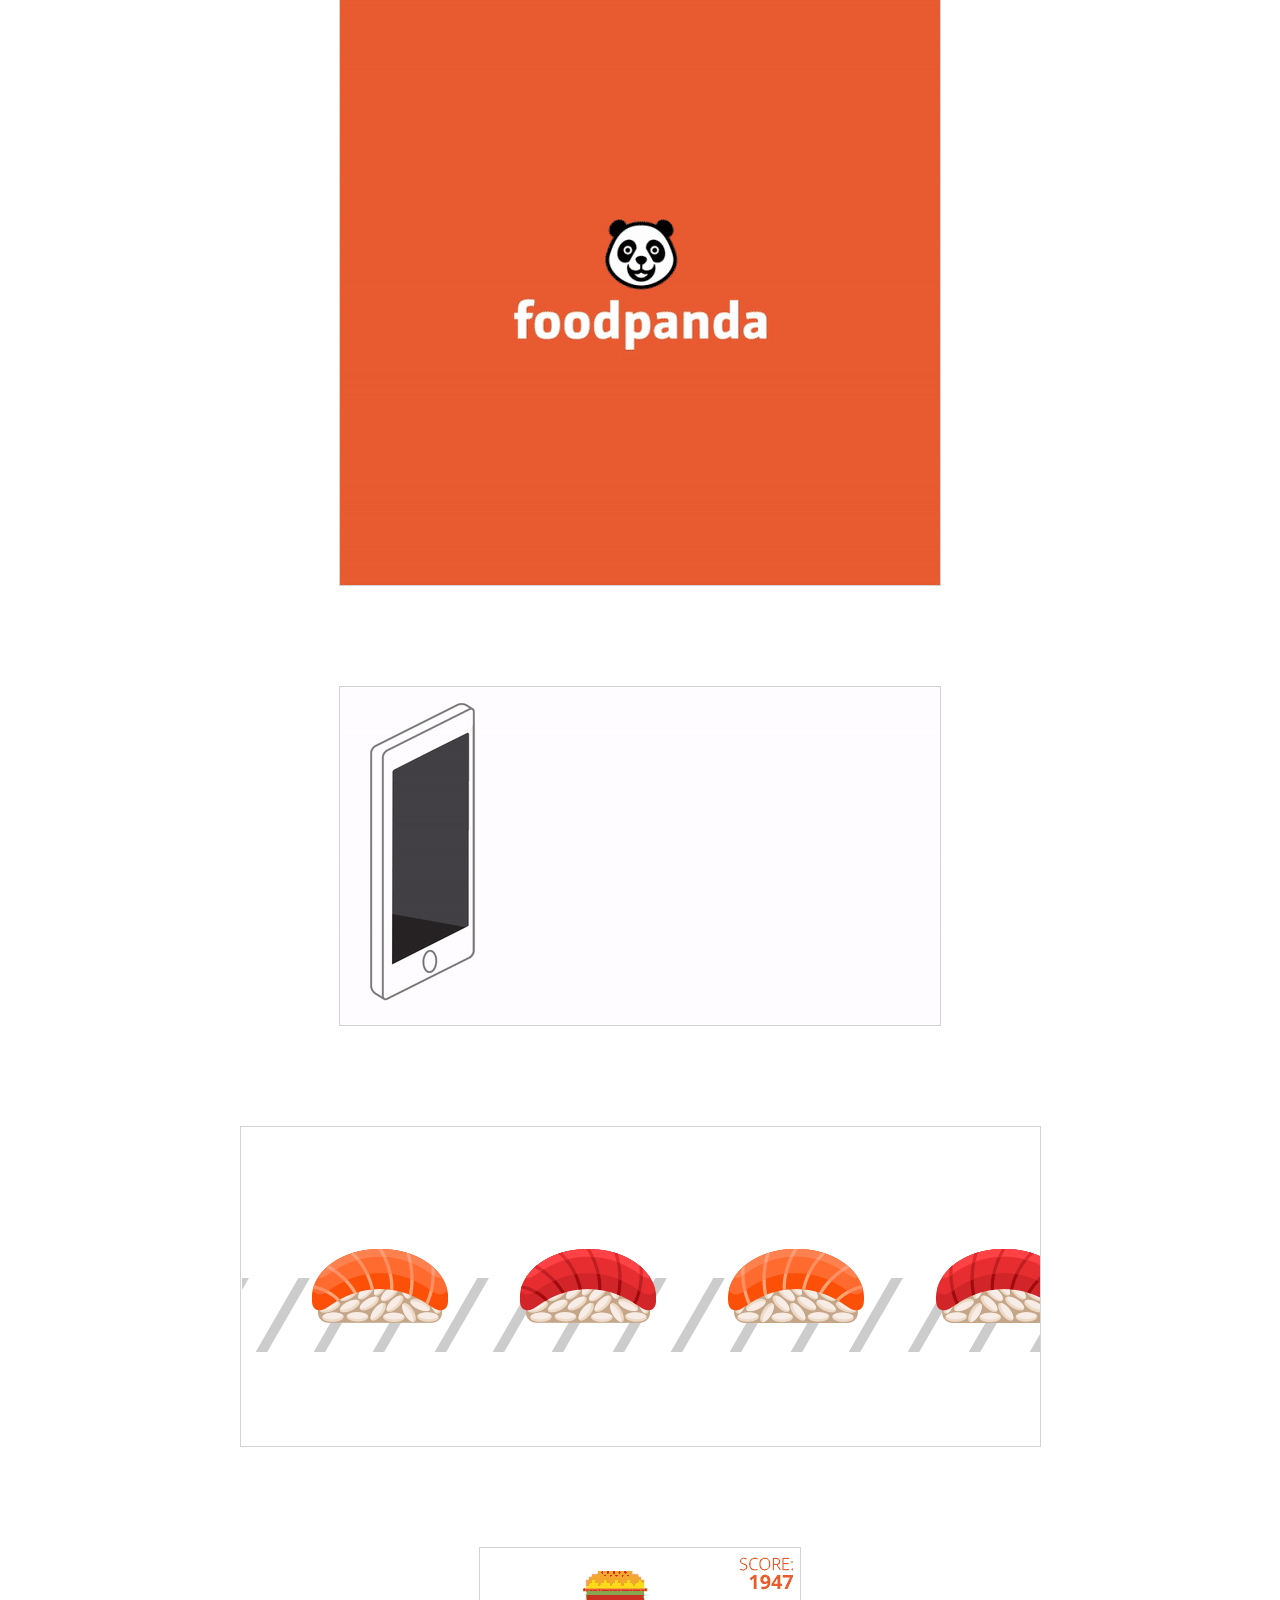
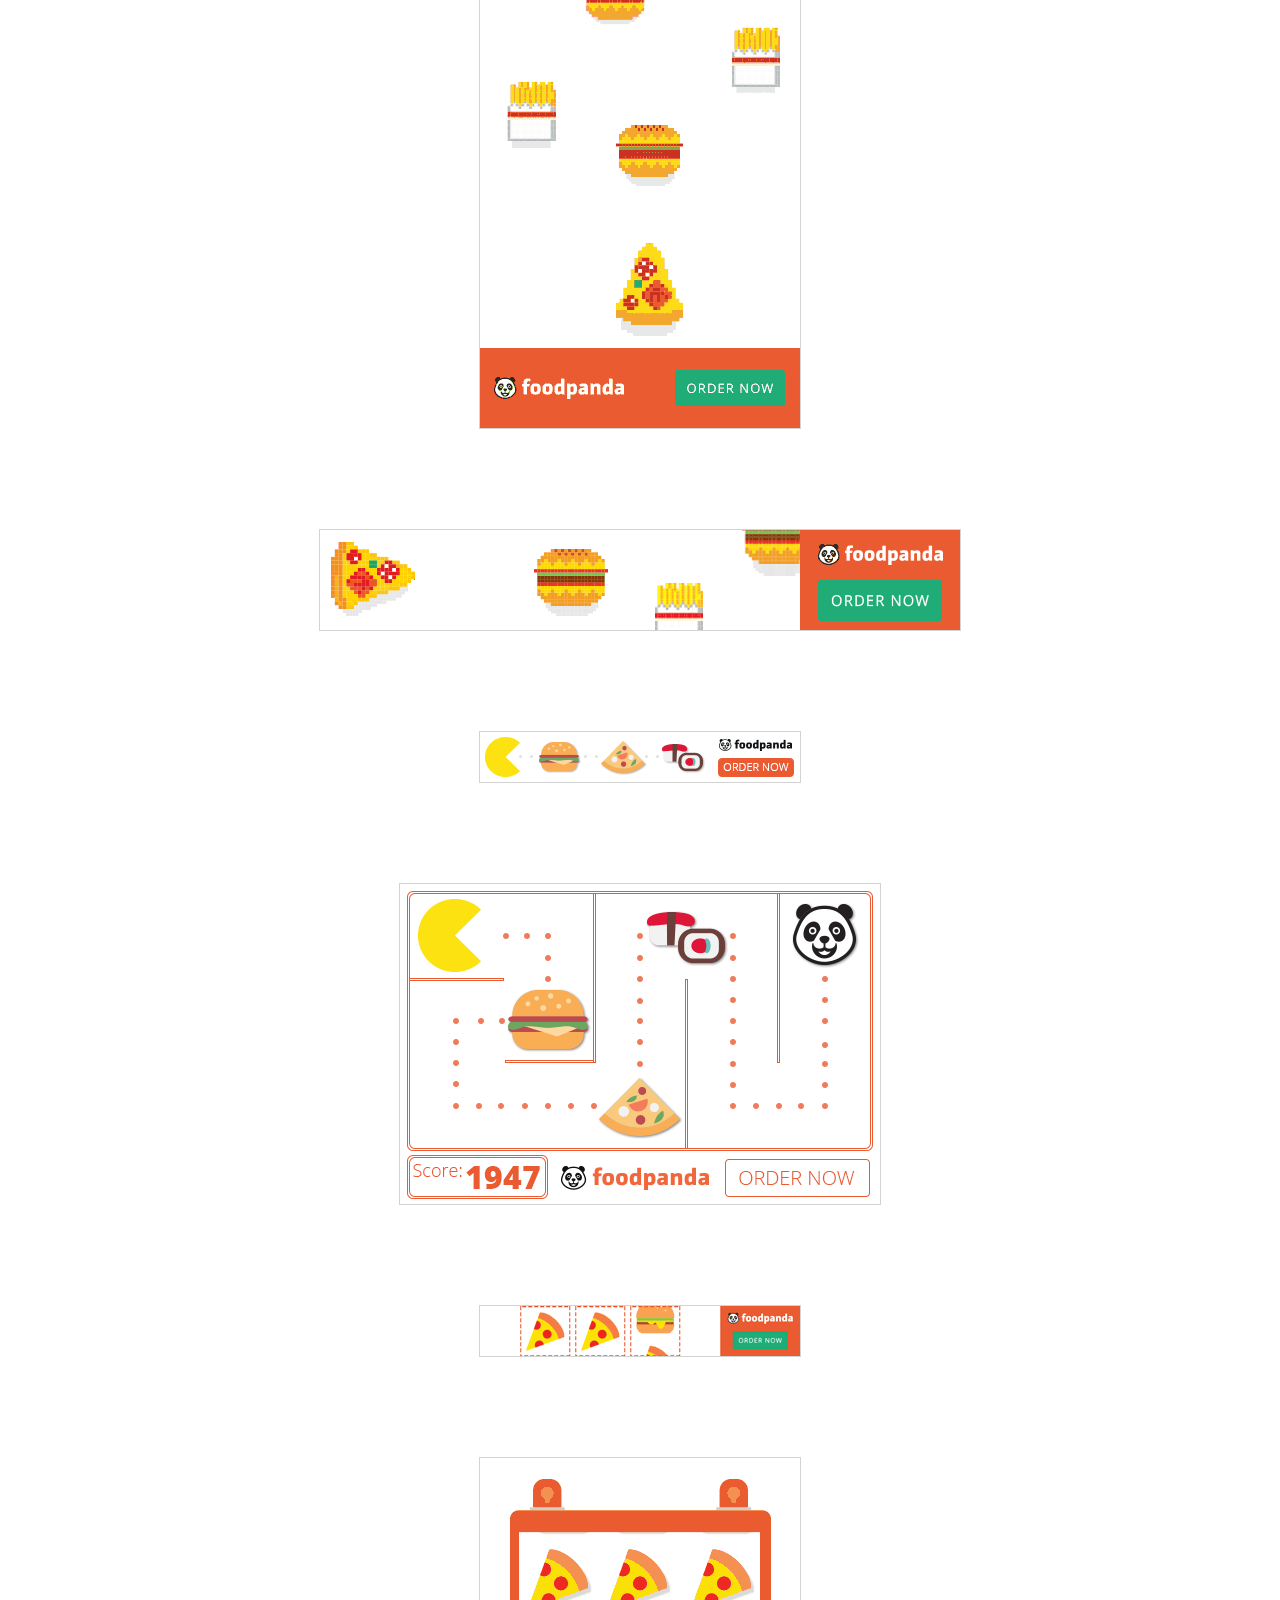
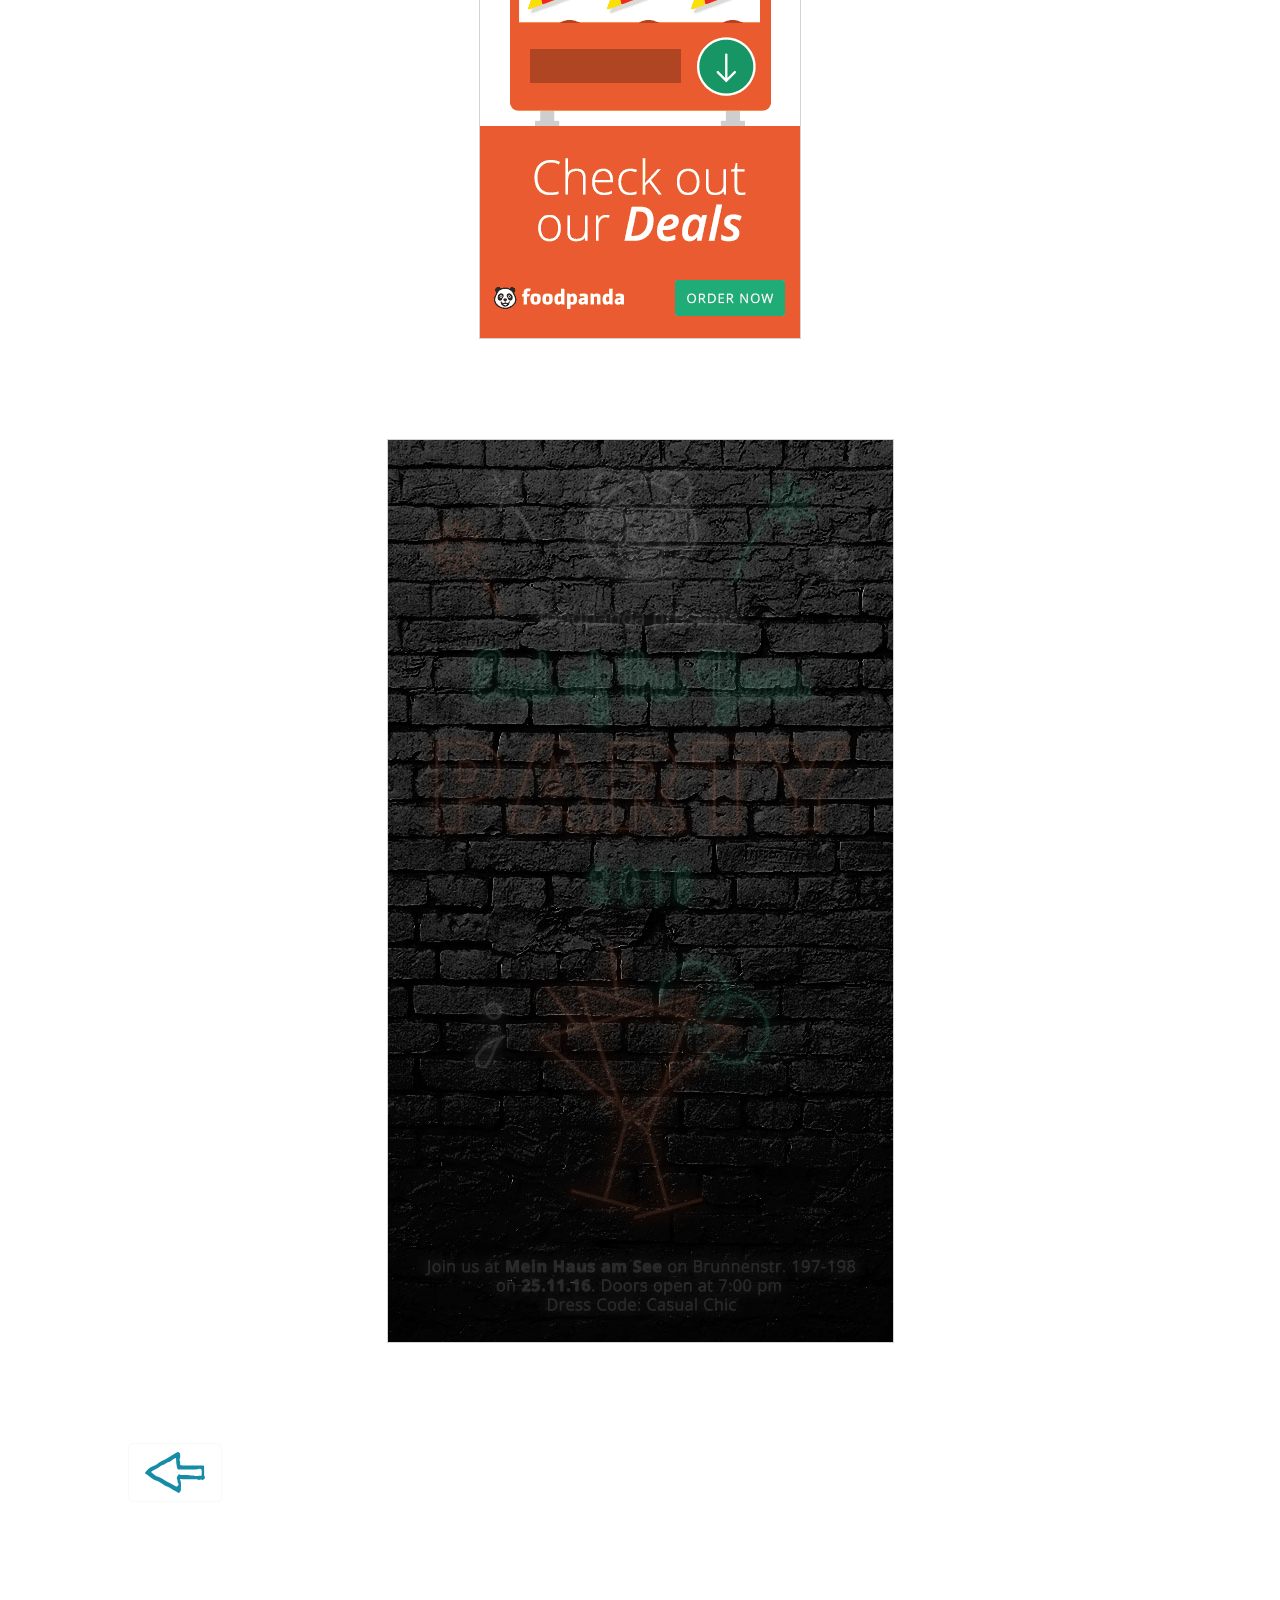
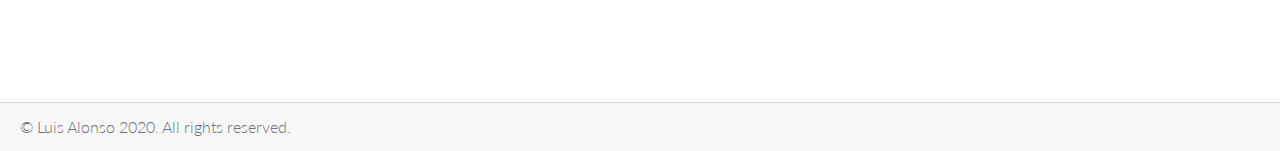
<file: food_art_and_ads.html>
<!doctype html>
<html lang="en">

<head>
  <!-- Required meta tags -->
  <meta charset="utf-8">
  <meta name="viewport" content="width=device-width, initial-scale=1, shrink-to-fit=no">

  <!-- Bootstrap CSS -->
  <link rel="stylesheet" href="https://stackpath.bootstrapcdn.com/bootstrap/4.4.1/css/bootstrap.min.css" integrity="sha384-Vkoo8x4CGsO3+Hhxv8T/Q5PaXtkKtu6ug5TOeNV6gBiFeWPGFN9MuhOf23Q9Ifjh" crossorigin="anonymous">
  <link rel="stylesheet" href="https://maxcdn.bootstrapcdn.com/bootstrap/4.0.0-alpha.2/css/bootstrap.min.css" integrity="sha384-y3tfxAZXuh4HwSYylfB+J125MxIs6mR5FOHamPBG064zB+AFeWH94NdvaCBm8qnd" crossorigin="anonymous">

  <!-- Custom CSS -->
  <link href="custom.css" rel="stylesheet">


  <!-- Google Fonts -->
  <link href="https://fonts.googleapis.com/css2?family=Lato:wght@100;300;700&family=Vollkorn:wght@800&display=swap" rel="stylesheet">
  <style>
  @import url('https://fonts.googleapis.com/css2?family=Lato:wght@100;300;700&family=Vollkorn:wght@800&display=swap');
  </style>

  <!-- JS -->
  <script src="main.js"></script>

  <title>Luis Alonso</title>
</head>

<body>


  <div style="height:100px;">
  </div>
  <div class="container">
    <h1>Food art and ads</h1>
    <div style="height:50px;">
    </div>
    <div class="text-center">
      <img id="burgy" src="images/foodpanda/illustrations_and_ads/burger.png" alt="" style="">
    </div>
    <figcaption class="figure-caption text-center">
      This is Burgy, a character I draw as a personal initiative.
    </figcaption>
    <div style="height:50px;">
    </div>
    <div class="row justify-content-md-center">
      <div class="col-sm-6">
        <br>
        <p>This is a selection of creatives I did during my time in <a href="https://www.foodpanda.com/about/" target="_blank">Foodpanda</a>. Some of these campaigns <strong>improved performance up to 30%</strong>. Most of them are ads showing up in Social Media channels, Apps or Websites. <strong>
          Please be aware of the surrounding
            contexts.
        </strong>
          My task was to provide all creatives materials for the <strong>Marketing Team</strong> (including: Display, Mobile, SEO, CRM and Social Media).
        </p>
        <br>

      </div>
    </div>

    <div class="text-center">
    <img id="bike" src="images/foodpanda/illustrations_and_ads/bike3.png" alt="" style="">
    </div>
    <figcaption class="figure-caption text-center" >
      Illustration for a <strong>premium delivery</strong> brand.
    </figcaption>
    <div style="height:50px;">
    </div>
    <div class="text-center">
    <img id="love_gif" src="images/foodpanda/illustrations_and_ads/valentines.gif" alt="" style="">
    </div>
    <div style="height:50px;">
    </div>
    <figcaption class="figure-caption text-center" style="margin-top:-20px;">
      Content I illustrated for social media about the times without smartphones and dating.
    </figcaption>
    <div style="height:100px;">
    </div>
    <div class="text-center">
    <img id="pizza_friends" src="images/foodpanda/illustrations_and_ads/pizza_friends.png" alt="" style="">
    </div>
    <div style="height:50px;">
    </div>
    <figcaption class="figure-caption text-center" style="margin-top:-20px;">
      Idea for some characters in love.
    </figcaption>

  </div>

  <div style="height:50px;">
  </div>




  <div id="spam" class="container-fluid">
    <div class="row justify-content-center">
      <img src="images/foodpanda/illustrations_and_ads/test1.gif" alt="">
    </div>
    <div class="row justify-content-center">
      <img src="images/foodpanda/illustrations_and_ads/cuisines_FP.gif" alt="">
    </div>
    <div class="row justify-content-center">
      <img src="images/foodpanda/illustrations_and_ads/FoodWars.gif" alt="">
    </div>
    <div class="row justify-content-center">
      <img src="images/foodpanda/illustrations_and_ads/loading_sushi.gif" alt="">
    </div>
    <div class="row justify-content-center">
      <img src="images/foodpanda/illustrations_and_ads/space_320x480.gif" alt="">
    </div>
    <div class="row justify-content-center">
      <img src="images/foodpanda/illustrations_and_ads/space_640x100.gif" alt="">
    </div>
    <div class="row justify-content-center">
      <img src="images/foodpanda/illustrations_and_ads/pacman_320x50.gif" alt="">
    </div>
    <div class="row justify-content-center">
      <img src="images/foodpanda/illustrations_and_ads/pacman_480x320.gif" alt="">
    </div>
    <div class="row justify-content-center">
      <img src="images/foodpanda/illustrations_and_ads/SlotMachine_320x50_PizzaWins.gif" alt="">
    </div>
    <div class="row justify-content-center">
      <img src="images/foodpanda/illustrations_and_ads/SlotMachine_PizzaWins.gif" alt="">
    </div>
    <div class="row justify-content-center">
      <img src="images/foodpanda/illustrations_and_ads/draft_1.gif" alt="">
    </div>

  </div>

  <button onclick="goBack()" type="button" id="back_btn" class="btn btn-outline-light btn-lg" data-toggle="m" data-target="" style="color:#168da6; border-color:none; margin-left:10%;margin-top:50px;" >
    <img src="images/addons/arrow.svg" alt="" style="width:60px;">
  </button>

  <div style="height:200px;">
  </div>

  <!-- FOOTER -->

  <div class="card-footer text-muted">
    © Luis Alonso 2020. All rights reserved.
  </div>
  <!-- FOOTER END -->


  <!-- Optional JavaScript -->
  <!-- jQuery first, then Popper.js, then Bootstrap JS -->
  <script src="https://code.jquery.com/jquery-3.4.1.slim.min.js" integrity="sha384-J6qa4849blE2+poT4WnyKhv5vZF5SrPo0iEjwBvKU7imGFAV0wwj1yYfoRSJoZ+n" crossorigin="anonymous"></script>
  <script src="https://cdn.jsdelivr.net/npm/popper.js@1.16.0/dist/umd/popper.min.js" integrity="sha384-Q6E9RHvbIyZFJoft+2mJbHaEWldlvI9IOYy5n3zV9zzTtmI3UksdQRVvoxMfooAo" crossorigin="anonymous"></script>
  <script src="https://stackpath.bootstrapcdn.com/bootstrap/4.4.1/js/bootstrap.min.js" integrity="sha384-wfSDF2E50Y2D1uUdj0O3uMBJnjuUD4Ih7YwaYd1iqfktj0Uod8GCExl3Og8ifwB6" crossorigin="anonymous"></script>
</body>

</html>
</file>
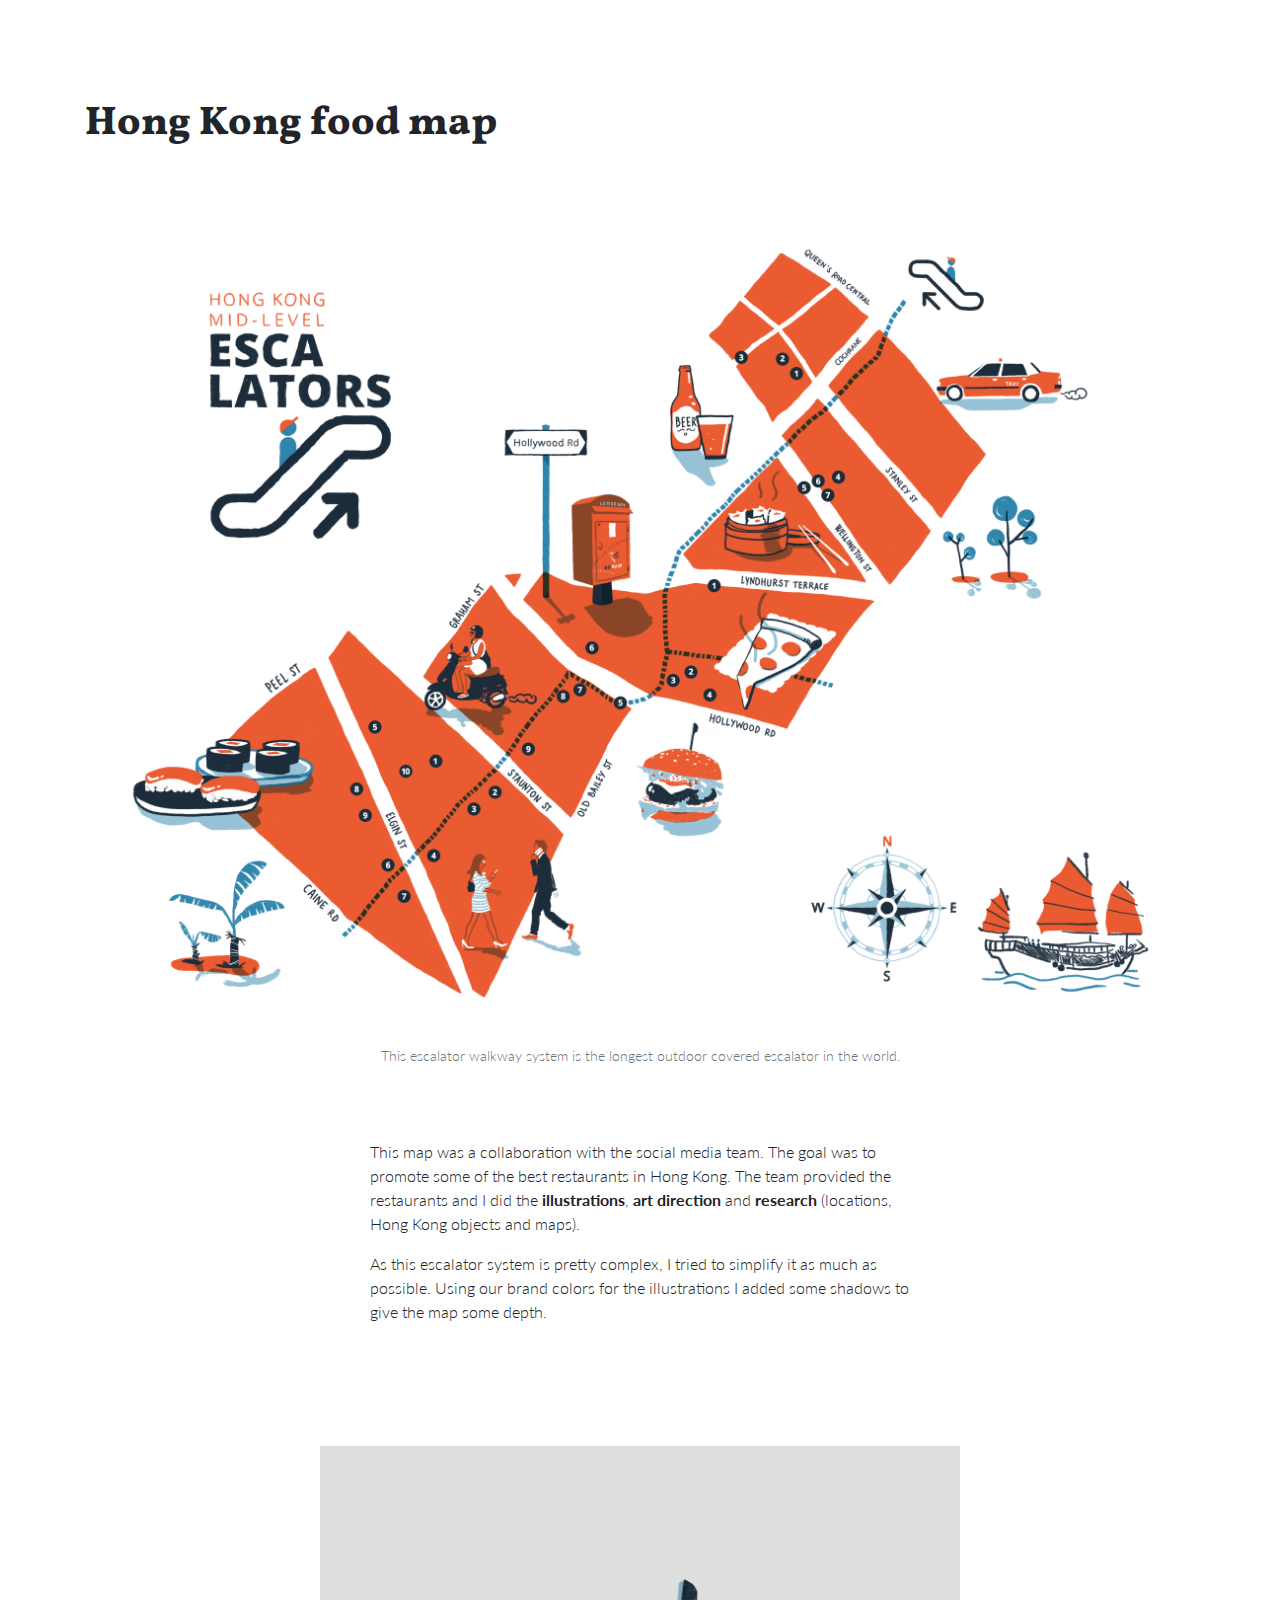
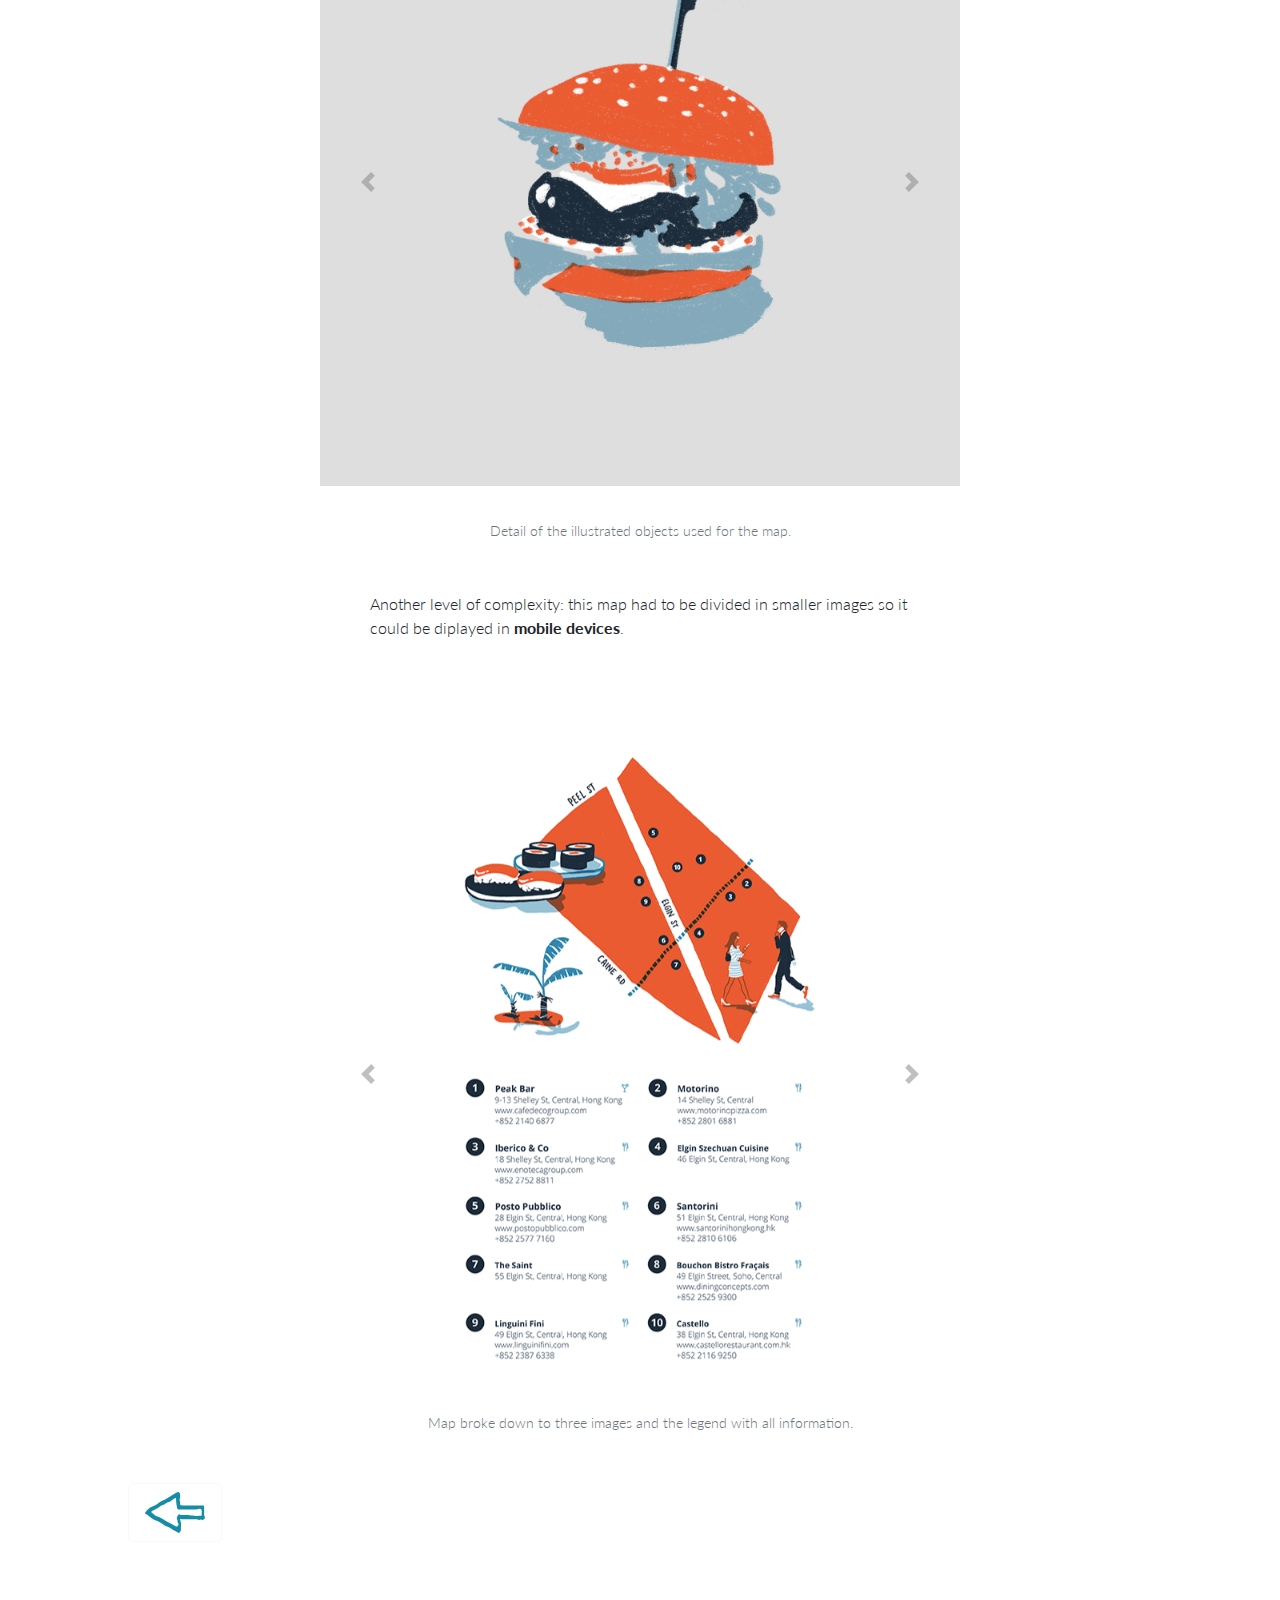
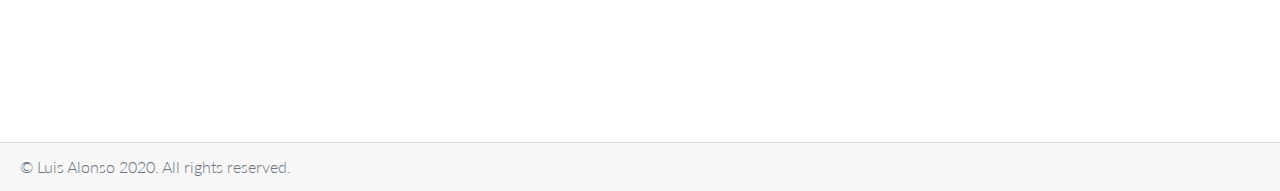
<file: food_map.html>
<!doctype html>
<html lang="en">

<head>
  <!-- Required meta tags -->
  <meta charset="utf-8">
  <meta name="viewport" content="width=device-width, initial-scale=1, shrink-to-fit=no">

  <!-- Bootstrap CSS -->
  <link rel="stylesheet" href="https://stackpath.bootstrapcdn.com/bootstrap/4.4.1/css/bootstrap.min.css" integrity="sha384-Vkoo8x4CGsO3+Hhxv8T/Q5PaXtkKtu6ug5TOeNV6gBiFeWPGFN9MuhOf23Q9Ifjh" crossorigin="anonymous">
  <link rel="stylesheet" href="https://maxcdn.bootstrapcdn.com/bootstrap/4.0.0-alpha.2/css/bootstrap.min.css" integrity="sha384-y3tfxAZXuh4HwSYylfB+J125MxIs6mR5FOHamPBG064zB+AFeWH94NdvaCBm8qnd" crossorigin="anonymous">

  <!-- Custom CSS -->
  <link href="custom.css" rel="stylesheet">


  <!-- Google Fonts -->
  <link href="https://fonts.googleapis.com/css2?family=Lato:wght@100;300;700&family=Vollkorn:wght@800&display=swap" rel="stylesheet">
  <style>
  @import url('https://fonts.googleapis.com/css2?family=Lato:wght@100;300;700&family=Vollkorn:wght@800&display=swap');
  </style>

  <!-- JS -->
  <script src="main.js"></script>

  <title>Luis Alonso</title>
</head>

<body>





  <div style="height:100px;">
  </div>

  <div class="container">
    <h1>Hong Kong food map</h1>

    <div style="height:50px;">
    </div>

    <img src="images/foodpanda/hk_map/whole_map.png" alt="" style="width:100%;">
    <figcaption class="figure-caption text-center"style="">
      This escalator walkway system is the longest outdoor covered escalator in the world.
    </figcaption>
    <div style="height:50px;">
    </div>
    <div class="row justify-content-md-center">
      <div class="col-sm-6">
        <br>
        <p>This map was a collaboration with the social media team. The goal was to promote some of the best restaurants in Hong Kong. The team provided the restaurants and I did the <strong>illustrations</strong>, <strong>art direction</strong> and <strong>research</strong> (locations, Hong Kong objects and maps).</p>
        <p>As this escalator system is pretty complex, I tried to simplify it as much as possible. Using our brand colors for the illustrations I added some shadows to give the map some depth.</p>
        <br>

      </div>
    </div>
  </div>
    <div style="height:50px;">
    </div>

    <div id="carouselExampleControls" class="carousel slide" data-ride="carousel" style="">
      <div class="carousel-inner">
        <div class="carousel-item active">
          <img class="d-block w-100" src="images/foodpanda/hk_map/objects/burger.png" alt="First slide">
        </div>
        <div class="carousel-item">
          <img class="d-block w-100" src="images/foodpanda/hk_map/objects/banana.png" alt="Second slide">
        </div>
        <div class="carousel-item">
          <img class="d-block w-100" src="images/foodpanda/hk_map/objects/compass.png" alt="Third slide">
        </div>
        <div class="carousel-item">
          <img class="d-block w-100" src="images/foodpanda/hk_map/objects/beer.png" alt="Third slide">
        </div>
        <div class="carousel-item">
          <img class="d-block w-100" src="images/foodpanda/hk_map/objects/boat.png" alt="Third slide">
        </div>
        <div class="carousel-item">
          <img class="d-block w-100" src="images/foodpanda/hk_map/objects/nigiri.png" alt="Third slide">
        </div>
        <div class="carousel-item">
          <img class="d-block w-100" src="images/foodpanda/hk_map/objects/pizza.png" alt="Third slide">
        </div>
        <div class="carousel-item">
          <img class="d-block w-100" src="images/foodpanda/hk_map/objects/vespa.png" alt="Third slide">
        </div>
        <div class="carousel-item">
          <img class="d-block w-100" src="images/foodpanda/hk_map/objects/taxi.png" alt="Third slide">
        </div>
        <div class="carousel-item">
          <img class="d-block w-100" src="images/foodpanda/hk_map/objects/woman.png" alt="Third slide">
        </div>
        <div class="carousel-item">
          <img class="d-block w-100" src="images/foodpanda/hk_map/objects/man.png" alt="Third slide">
        </div>
        <div class="carousel-item">
          <img class="d-block w-100" src="images/foodpanda/hk_map/objects/dimsum.png" alt="Third slide">
        </div>
        <div class="carousel-item">
          <img class="d-block w-100" src="images/foodpanda/hk_map/objects/postbox.png" alt="Third slide">
        </div>
        <div class="carousel-item">
          <img class="d-block w-100" src="images/foodpanda/hk_map/objects/sushi.png" alt="Third slide">
        </div>
        <div class="carousel-item">
          <img class="d-block w-100" src="images/foodpanda/hk_map/objects/trees.png" alt="Third slide">
        </div>
        <div class="carousel-item">
          <img class="d-block w-100" src="images/foodpanda/hk_map/objects/tea.png" alt="Third slide">
        </div>
      </div>
      <a class="carousel-control-prev" href="#carouselExampleControls" role="button" data-slide="prev">
        <span class="carousel-control-prev-icon" aria-hidden="true"></span>
        <span class="sr-only">Previous</span>
      </a>
      <a class="carousel-control-next" href="#carouselExampleControls" role="button" data-slide="next">
        <span class="carousel-control-next-icon" aria-hidden="true"></span>
        <span class="sr-only">Next</span>
      </a>
    </div>
    <figcaption class="figure-caption text-center" style="margin-top: -30px;">
      Detail of the illustrated objects used for the map.
    </figcaption>
    <div style="height:50px;">
    </div>
    <div class="container">
      <div class="row justify-content-md-center">
        <div class="col-sm-6">
          <p>Another level of complexity: this map had to be divided in smaller images so it could be diplayed in <strong>mobile devices</strong>.</p>
        </div>
      </div>
    </div>

    <div style="height:50px;">
    </div>

    <div id="map_levels" class="carousel slide" data-ride="carousel" style="">
      <div class="carousel-inner">
        <div class="carousel-item active">
          <img class="d-block w-100" src="images/foodpanda/hk_map/level_1.png" alt="First slide">
        </div>
        <div class="carousel-item">
          <img class="d-block w-100" src="images/foodpanda/hk_map/level_2.png" alt="Second slide">
        </div>
        <div class="carousel-item">
          <img class="d-block w-100" src="images/foodpanda/hk_map/level_3.png" alt="Third slide">
        </div>

      </div>
      <a class="carousel-control-prev" href="#map_levels" role="button" data-slide="prev">
        <span class="carousel-control-prev-icon" aria-hidden="true"></span>
        <span class="sr-only">Previous</span>
      </a>
      <a class="carousel-control-next" href="#map_levels" role="button" data-slide="next">
        <span class="carousel-control-next-icon" aria-hidden="true"></span>
        <span class="sr-only">Next</span>
      </a>
    </div>
    <figcaption class="figure-caption text-center" style="margin-top: -30px;">
      Map broke down to three images and the legend with all information.
    </figcaption>

    <button onclick="goBack()" type="button" id="back_btn" class="btn btn-outline-light btn-lg" data-toggle="m" data-target="" style="color:#168da6; border-color:none; margin-left:10%;margin-top:50px;" >
      <img src="images/addons/arrow.svg" alt="" style="width:60px;">
    </button>

    <div style="height:200px;">
    </div>

  <!-- FOOTER -->

  <div class="card-footer text-muted">
    © Luis Alonso 2020. All rights reserved.
  </div>
  <!-- FOOTER END -->


  <!-- Optional JavaScript -->
  <!-- jQuery first, then Popper.js, then Bootstrap JS -->
  <script src="https://code.jquery.com/jquery-3.4.1.slim.min.js" integrity="sha384-J6qa4849blE2+poT4WnyKhv5vZF5SrPo0iEjwBvKU7imGFAV0wwj1yYfoRSJoZ+n" crossorigin="anonymous"></script>
  <script src="https://cdn.jsdelivr.net/npm/popper.js@1.16.0/dist/umd/popper.min.js" integrity="sha384-Q6E9RHvbIyZFJoft+2mJbHaEWldlvI9IOYy5n3zV9zzTtmI3UksdQRVvoxMfooAo" crossorigin="anonymous"></script>
  <script src="https://stackpath.bootstrapcdn.com/bootstrap/4.4.1/js/bootstrap.min.js" integrity="sha384-wfSDF2E50Y2D1uUdj0O3uMBJnjuUD4Ih7YwaYd1iqfktj0Uod8GCExl3Og8ifwB6" crossorigin="anonymous"></script>
</body>

</html>
</file>
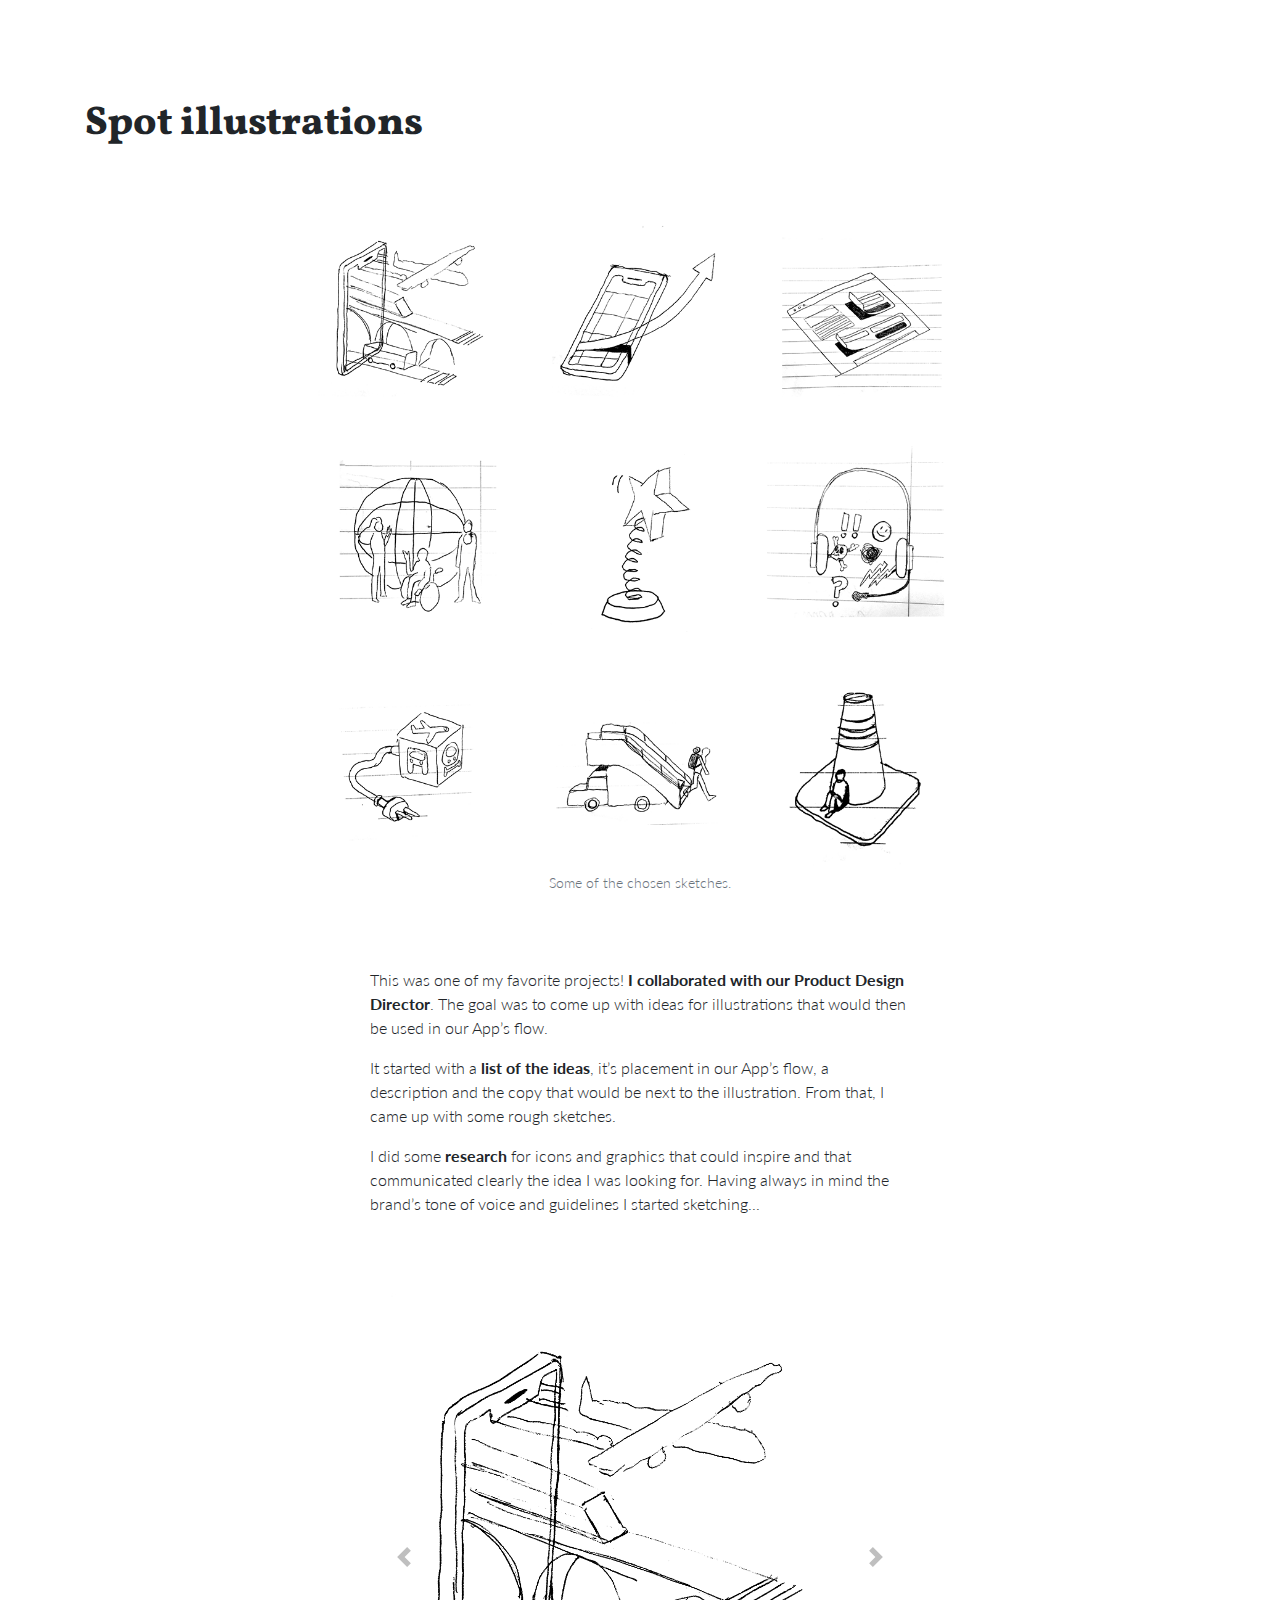
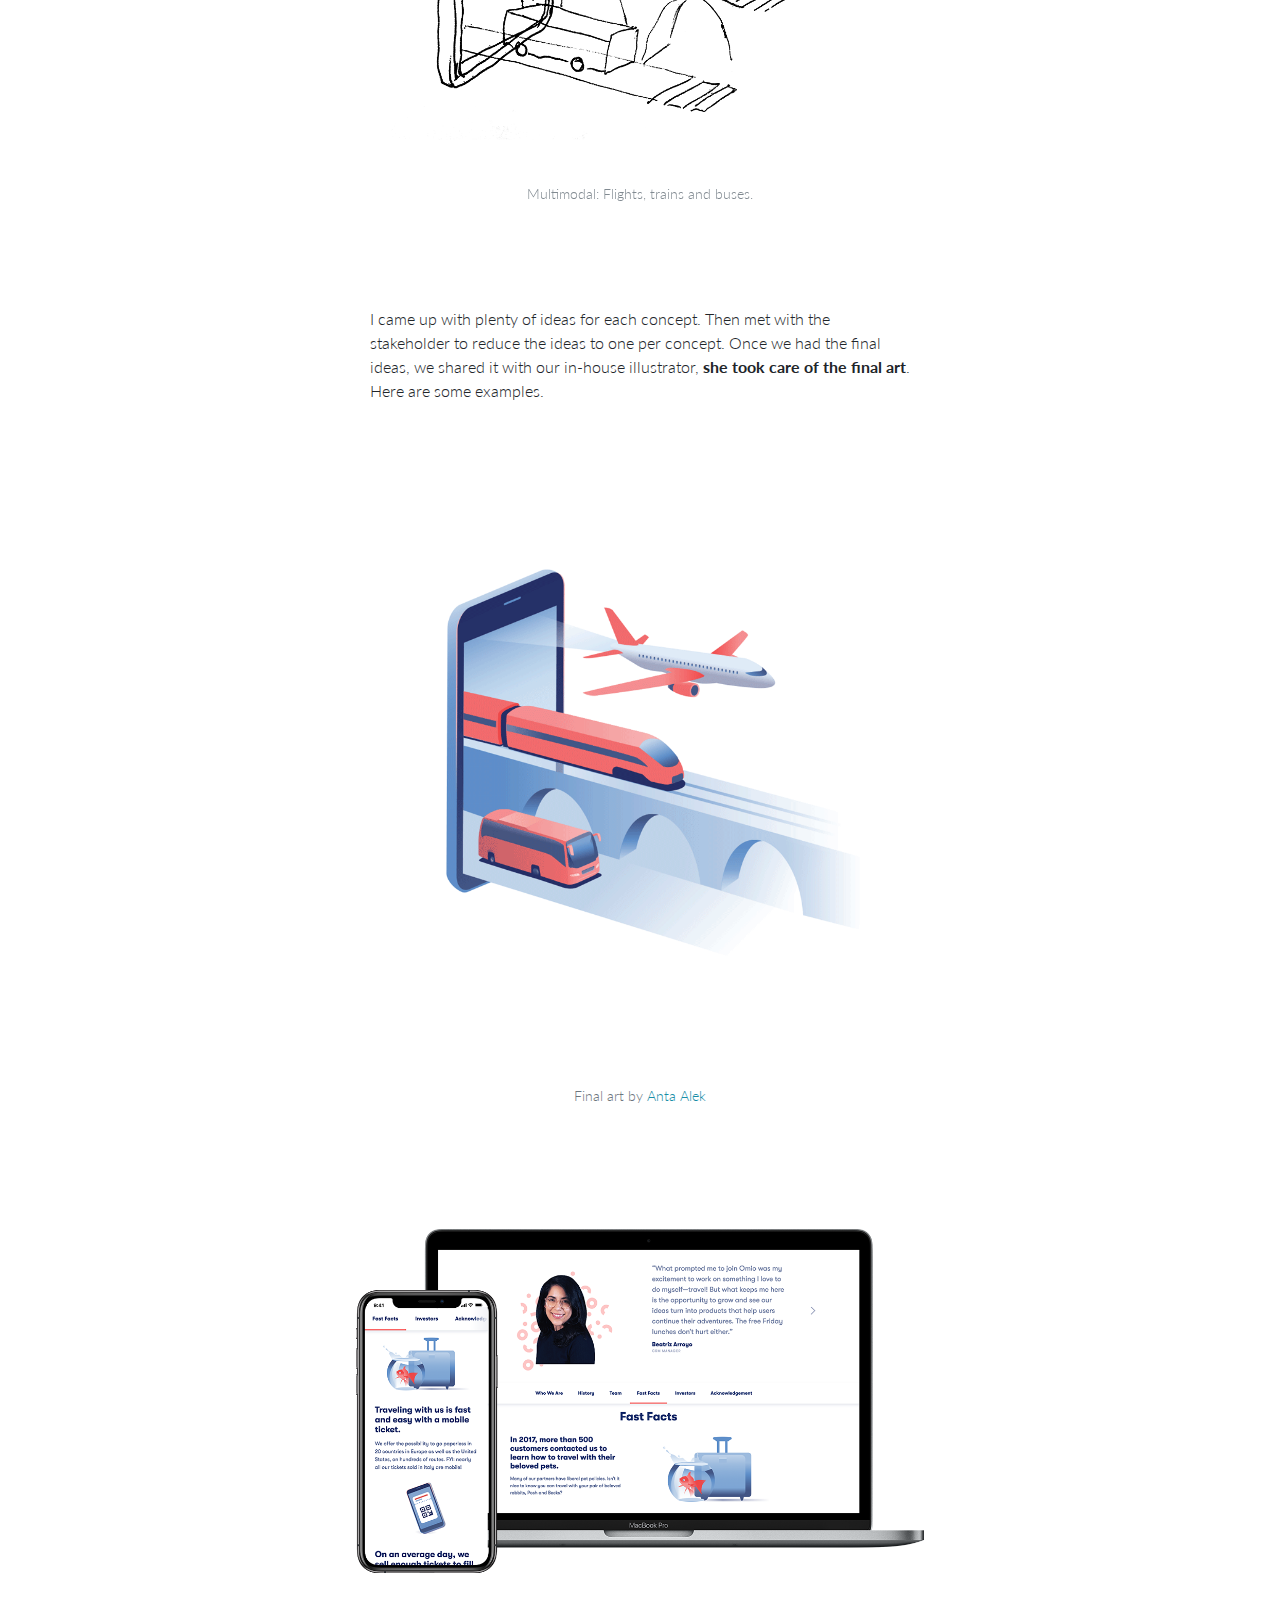
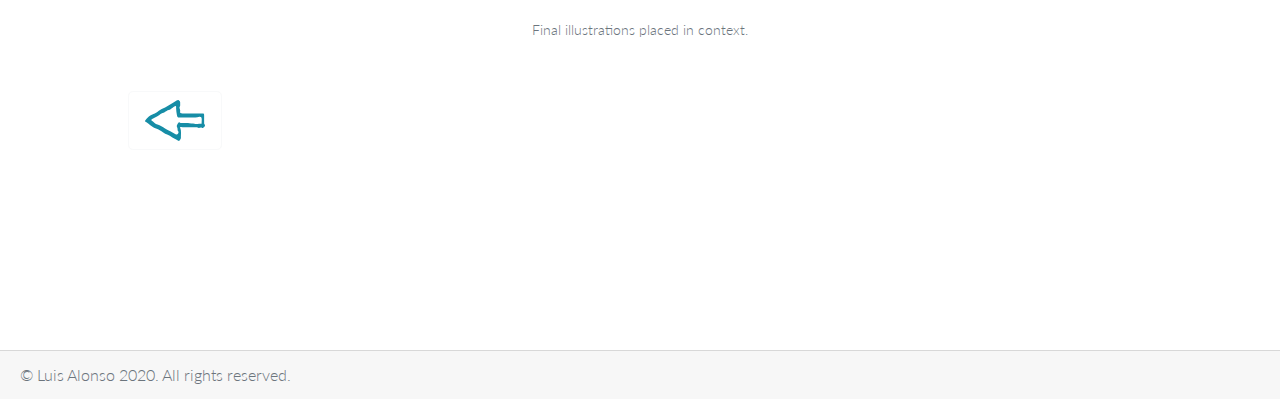
<file: spot_illustrations.html>
<!doctype html>
<html lang="en">

<head>
  <!-- Required meta tags -->
  <meta charset="utf-8">
  <meta name="viewport" content="width=device-width, initial-scale=1, shrink-to-fit=no">

  <!-- Bootstrap CSS -->
  <link rel="stylesheet" href="https://stackpath.bootstrapcdn.com/bootstrap/4.4.1/css/bootstrap.min.css" integrity="sha384-Vkoo8x4CGsO3+Hhxv8T/Q5PaXtkKtu6ug5TOeNV6gBiFeWPGFN9MuhOf23Q9Ifjh" crossorigin="anonymous">
  <link rel="stylesheet" href="https://maxcdn.bootstrapcdn.com/bootstrap/4.0.0-alpha.2/css/bootstrap.min.css" integrity="sha384-y3tfxAZXuh4HwSYylfB+J125MxIs6mR5FOHamPBG064zB+AFeWH94NdvaCBm8qnd" crossorigin="anonymous">

  <!-- Custom CSS -->
  <link href="custom.css" rel="stylesheet">


  <!-- Google Fonts -->
  <link href="https://fonts.googleapis.com/css2?family=Lato:wght@100;300;700&family=Vollkorn:wght@800&display=swap" rel="stylesheet">
  <style>
  @import url('https://fonts.googleapis.com/css2?family=Lato:wght@100;300;700&family=Vollkorn:wght@800&display=swap');
  </style>
  <!-- JS -->
  <script src="main.js"></script>

  <title>Luis Alonso</title>
  </head>

  <body>



  <div style="height:100px;">
  </div>
  <div class="container">
    <h1>Spot illustrations</h1>

    <div style="height:50px;">
    </div>

    <div class="text-center">
      <img id="minis_sketches"src="images/omio/spot_illustrations/minis_sketches.png" alt="" style="">
    </div>
    <figcaption class="figure-caption text-center">
      Some of the chosen sketches.
    </figcaption>

    <div style="height:50px;">
    </div>

    <div class="row justify-content-md-center">
      <div class="col-sm-6">
        <br>
        <p>This was one of my favorite projects! <strong>I collaborated with our Product Design Director</strong>. The goal was to come up with ideas for illustrations that would then be used in our App’s flow.</p>

        <p>It started with a <strong>list of the ideas</strong>, it’s placement in our App’s flow, a description and the copy that would be next to the illustration. From that, I came up with some rough sketches.</p>

        <p>I did some <strong>research</strong> for icons and graphics that could inspire and that communicated clearly the idea I was looking for. Having always in mind the brand’s tone of voice and guidelines I started sketching...</p>


      </div>
    </div>

    <div id="carouselExampleControls" class="carousel slide" data-ride="carousel">
      <div class="carousel-inner">

        <div class="carousel-item active">
          <img class="d-block w-100" src="images/omio/spot_illustrations/phone_with_modes_plane_sketch.png" alt="Third slide">
          <div id="spot_illustrations" class="carousel-caption" >
            <p>Multimodal: Flights, trains and buses.</p>
          </div>
        </div>
        <div class="carousel-item">
          <img class="d-block w-100" src="images/omio/spot_illustrations/phone_with_modes_plane.png" alt="Third slide">
          <div id="spot_illustrations" class="carousel-caption" >
            <p>Multimodal: Flights, trains and buses.</p>
          </div>
        </div>
        <div class="carousel-item">
          <img class="d-block w-100" src="images/omio/spot_illustrations/travel-with-pets_sketch.png" alt="Third slide">
          <div id="spot_illustrations" class="carousel-caption" >
            <p>Travelling with pets.</p>
          </div>
        </div>
        <div class="carousel-item">
          <img class="d-block w-100" src="images/omio/spot_illustrations/travel-with-pets.png" alt="Third slide">
          <div id="spot_illustrations" class="carousel-caption" >
            <p>Travelling with pets.</p>
          </div>
        </div>
        <div class="carousel-item">
          <img class="d-block w-100" src="images/omio/spot_illustrations/airport-transfers_sketch.png" alt="Third slide">
          <div id="spot_illustrations" class="carousel-caption" >
            <p>Airport transfers.</p>
          </div>
        </div>
        <div class="carousel-item">
          <img class="d-block w-100" src="images/omio/spot_illustrations/airport-transfers.png" alt="Third slide">
          <div id="spot_illustrations" class="carousel-caption" >
            <p>Airport transfers.</p>
          </div>
        </div>
        <div class="carousel-item">
          <img class="d-block w-100" src="images/omio/spot_illustrations/help-and-support_sketch.png" alt="Third slide">
          <div id="spot_illustrations" class="carousel-caption" >
            <p>Help and support.</p>
          </div>
        </div>
        <div class="carousel-item">
          <img class="d-block w-100" src="images/omio/spot_illustrations/help-and-support.png" alt="Third slide">
          <div id="spot_illustrations" class="carousel-caption" >
            <p>Help and support.</p>
          </div>
        </div>
        <div class="carousel-item">
          <img class="d-block w-100" src="images/omio/spot_illustrations/error-cone_sketch.png" alt="Third slide">
          <div id="spot_illustrations" class="carousel-caption" >
            <p>Error.</p>
          </div>
        </div>
        <div class="carousel-item">
          <img class="d-block w-100" src="images/omio/spot_illustrations/error-cone.png" alt="Third slide">
          <div id="spot_illustrations" class="carousel-caption" >
            <p>Error.</p>
          </div>
        </div>
        <div class="carousel-item">
          <img class="d-block w-100" src="images/omio/spot_illustrations/rate-our-app_sketch.png" alt="Third slide">
          <div id="spot_illustrations" class="carousel-caption" >
            <p>Rate the app.</p>
          </div>
        </div>
        <div class="carousel-item">
          <img class="d-block w-100" src="images/omio/spot_illustrations/rate-our-app.png" alt="Third slide">
          <div id="spot_illustrations" class="carousel-caption" >
            <p>Rate the app.</p>
          </div>
        </div>
        <div class="carousel-item">
          <img class="d-block w-100" src="images/omio/spot_illustrations/international-customers_sketch.png" alt="Third slide">
          <div id="spot_illustrations" class="carousel-caption" >
            <p>International customers.</p>
          </div>
        </div>
        <div class="carousel-item">
          <img class="d-block w-100" src="images/omio/spot_illustrations/international-customers.png" alt="Third slide">
          <div id="spot_illustrations" class="carousel-caption" >
            <p>International customers.</p>
          </div>
        </div>
        <div class="carousel-item">
          <img class="d-block w-100" src="images/omio/spot_illustrations/affiliate-search-api_sketch.png" alt="Third slide">
          <div id="spot_illustrations" class="carousel-caption" >
            <p>Omio search API.</p>
          </div>
        </div>
        <div class="carousel-item">
          <img class="d-block w-100" src="images/omio/spot_illustrations/affiliate-search-api.png" alt="Third slide">
          <div id="spot_illustrations" class="carousel-caption" >
            <p>Omio search API.</p>
          </div>
        </div>
        <div class="carousel-item">
          <img class="d-block w-100" src="images/omio/spot_illustrations/partners-start-selling-sketch.png" alt="First slide">
          <div id="spot_illustrations" class="carousel-caption" >
            <p>Increase ticket sales.</p>
          </div>
        </div>
        <div class="carousel-item">
          <img class="d-block w-100" src="images/omio/spot_illustrations/partners-start-selling.png" alt="Second slide">
          <div id="spot_illustrations" class="carousel-caption" >
            <p>Increase ticket sales.</p>
          </div>
        </div>
        <div class="carousel-item">
          <img class="d-block w-100" src="images/omio/spot_illustrations/affiliate-search-widgets_sketch.png" alt="Third slide">
          <div id="spot_illustrations" class="carousel-caption" >
            <p>Personalized search widgets.</p>
          </div>
        </div>
        <div class="carousel-item">
          <img class="d-block w-100" src="images/omio/spot_illustrations/affiliate-search-widgets.png" alt="Third slide">
          <div id="spot_illustrations" class="carousel-caption" >
            <p>Personalized search widgets.</p>
          </div>
        </div>
        <div class="carousel-item">
          <img class="d-block w-100" src="images/omio/spot_illustrations/affiliate-banners_sketch.png" alt="Third slide">
          <div id="spot_illustrations" class="carousel-caption" >
            <p>Branded banners.</p>
          </div>
        </div>
        <div class="carousel-item">
          <img class="d-block w-100" src="images/omio/spot_illustrations/affiliate-banners.png" alt="Third slide">
          <div id="spot_illustrations" class="carousel-caption" >
            <p>Branded banners.</p>
          </div>
        </div>
      </div>
      <a class="carousel-control-prev" href="#carouselExampleControls" role="button" data-slide="prev">
        <span class="carousel-control-prev-icon" aria-hidden="true"></span>
        <span class="sr-only">Previous</span>
      </a>
      <a class="carousel-control-next" href="#carouselExampleControls" role="button" data-slide="next">
        <span class="carousel-control-next-icon" aria-hidden="true"></span>
        <span class="sr-only">Next</span>
      </a>
    </div>






    <div class="row justify-content-md-center">
      <div class="col-sm-6">
        <br>
        <p>I came up with plenty of ideas for each concept. Then met with the stakeholder to reduce the ideas to one per concept. Once we had the final ideas, we shared it with our in-house illustrator, <strong>she took care of the final art</strong>. Here are some examples. </p>
      </div>
    </div>



    <div class="text-center">
      <img id="final_spot_illustrations"src="images/omio/spot_illustrations/finals_small.gif" alt="">
    </div>
    <figcaption class="figure-caption text-center">
      Final art by <a href="https://www.behance.net/antaalek">Anta Alek</a>
    </figcaption>

    <div style="height:50px;">
    </div>

    <div class="text-center">
      <img id="devices_web"src="images/omio/spot_illustrations/devices_web.png" alt="">
    </div>
    <figcaption class="figure-caption text-center">
      Final illustrations placed in context.
    </figcaption>


    </div>

    <button onclick="goBack()" type="button" id="back_btn" class="btn btn-outline-light btn-lg" data-toggle="m" data-target="" style="color:#168da6; border-color:none; margin-left:10%;margin-top:50px;" >
      <img src="images/addons/arrow.svg" alt="" style="width:60px;">
    </button>

    <div style="height:200px;">
    </div>

  <!-- FOOTER -->

  <div class="card-footer text-muted">
    © Luis Alonso 2020. All rights reserved.
  </div>
  <!-- FOOTER END -->


  <!-- Optional JavaScript -->
  <!-- jQuery first, then Popper.js, then Bootstrap JS -->
  <script src="https://code.jquery.com/jquery-3.4.1.slim.min.js" integrity="sha384-J6qa4849blE2+poT4WnyKhv5vZF5SrPo0iEjwBvKU7imGFAV0wwj1yYfoRSJoZ+n" crossorigin="anonymous"></script>
  <script src="https://cdn.jsdelivr.net/npm/popper.js@1.16.0/dist/umd/popper.min.js" integrity="sha384-Q6E9RHvbIyZFJoft+2mJbHaEWldlvI9IOYy5n3zV9zzTtmI3UksdQRVvoxMfooAo" crossorigin="anonymous"></script>
  <script src="https://stackpath.bootstrapcdn.com/bootstrap/4.4.1/js/bootstrap.min.js" integrity="sha384-wfSDF2E50Y2D1uUdj0O3uMBJnjuUD4Ih7YwaYd1iqfktj0Uod8GCExl3Og8ifwB6" crossorigin="anonymous"></script>
</body>

</html>
</file>
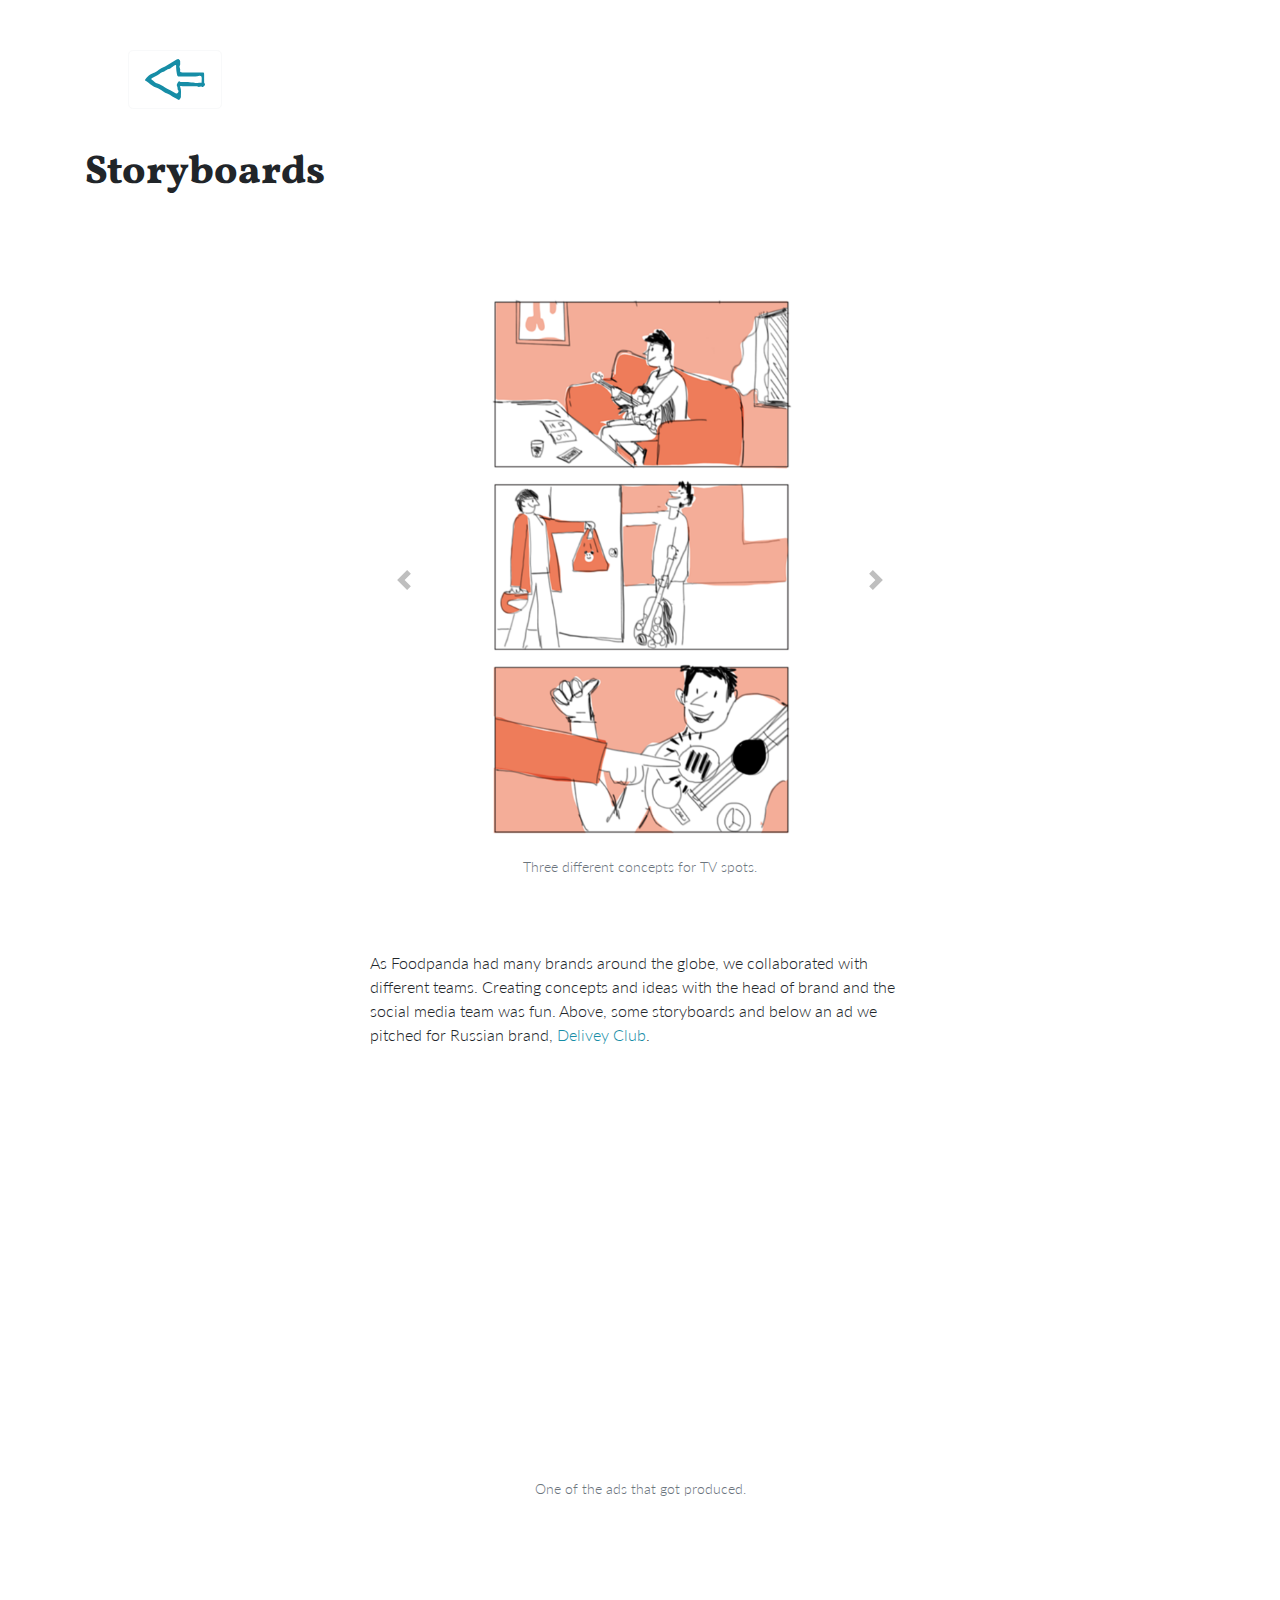
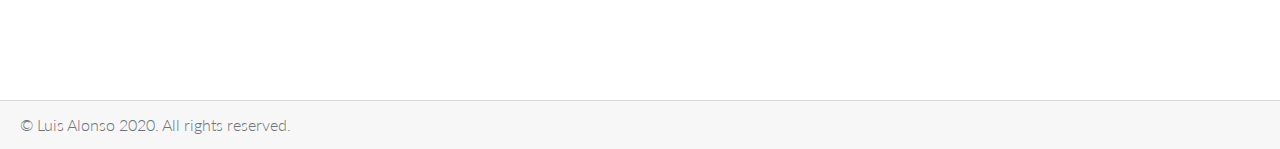
<file: storyboard.html>
<!doctype html>
<html lang="en">

<head>
  <!-- Required meta tags -->
  <meta charset="utf-8">
  <meta name="viewport" content="width=device-width, initial-scale=1, shrink-to-fit=no">

  <!-- Bootstrap CSS -->
  <link rel="stylesheet" href="https://stackpath.bootstrapcdn.com/bootstrap/4.4.1/css/bootstrap.min.css" integrity="sha384-Vkoo8x4CGsO3+Hhxv8T/Q5PaXtkKtu6ug5TOeNV6gBiFeWPGFN9MuhOf23Q9Ifjh" crossorigin="anonymous">
  <link rel="stylesheet" href="https://maxcdn.bootstrapcdn.com/bootstrap/4.0.0-alpha.2/css/bootstrap.min.css" integrity="sha384-y3tfxAZXuh4HwSYylfB+J125MxIs6mR5FOHamPBG064zB+AFeWH94NdvaCBm8qnd" crossorigin="anonymous">

  <!-- Custom CSS -->
  <link href="custom.css" rel="stylesheet">


  <!-- Google Fonts -->
  <link href="https://fonts.googleapis.com/css2?family=Lato:wght@100;300;700&family=Vollkorn:wght@800&display=swap" rel="stylesheet">
  <style>
  @import url('https://fonts.googleapis.com/css2?family=Lato:wght@100;300;700&family=Vollkorn:wght@800&display=swap');
  </style>

  <!-- JS -->
  <script src="main.js"></script>

  <title>Luis Alonso</title>
</head>

<body>

  <button onclick="goBack()" type="button" id="back_btn" class="btn btn-outline-light btn-lg" data-toggle="m" data-target="" style="color:#168da6; border-color:none; margin-left:10%;margin-top:50px;" >
    <img src="images/addons/arrow.svg" alt="" style="width:60px;">
  </button>



  <div style="height:40px;">
  </div>
  <div class="container">
    <h1>Storyboards</h1>
    <div style="height:50px;">
    </div>
    <div id="carouselExampleControls" class="carousel slide" data-ride="carousel">
      <div id="storyboard_carousel" class="carousel-inner">
        <div class="carousel-item active">
          <img class="d-block w-100" src="images/foodpanda/storyboard/1_Me.png" alt="First slide">
        </div>
        <div class="carousel-item">
          <img class="d-block w-100" src="images/foodpanda/storyboard/2_You.png" alt="Second slide">
        </div>
        <div class="carousel-item">
          <img class="d-block w-100" src="images/foodpanda/storyboard/3_Us.png" alt="Third slide">
        </div>
      </div>
      <a class="carousel-control-prev" href="#carouselExampleControls" role="button" data-slide="prev">
        <span class="carousel-control-prev-icon" aria-hidden="true"></span>
        <span class="sr-only">Previous</span>
      </a>
      <a class="carousel-control-next" href="#carouselExampleControls" role="button" data-slide="next">
        <span class="carousel-control-next-icon" aria-hidden="true"></span>
        <span class="sr-only">Next</span>
      </a>
    </div>
    <figcaption class="figure-caption text-center"style="margin-top: -50px;">
      Three different concepts for TV spots.
    </figcaption>

    <div style="height:50px;">
    </div>

    <div class="row justify-content-md-center">
      <div class="col-sm-6">
        <br>
        <p>As Foodpanda had many brands around the globe, we collaborated with different teams.
          Creating concepts and ideas with the head of brand and the social media team was fun.
          Above, some storyboards and below an ad we pitched for Russian brand,
          <a href="https://www.delivery-club.ru/moscow">Delivey Club</a>.
        </p>
        <br>
        <div style="height:50px;">
        </div>
        <iframe width="100%" height="315" src="https://www.youtube.com/embed/mX3wVy8Nbzg" frameborder="0" allow="accelerometer; autoplay; encrypted-media; gyroscope; picture-in-picture" allowfullscreen></iframe>
        <figcaption class="figure-caption text-center"style="margin-top: 20px;">
          One of the ads that got produced.
        </figcaption>
      </div>
    </div>
  </div>
  <div style="height:200px;">
  </div>

  <!-- FOOTER -->

  <div class="card-footer text-muted">
    © Luis Alonso 2020. All rights reserved.
  </div>
  <!-- FOOTER END -->


  <!-- Optional JavaScript -->
  <!-- jQuery first, then Popper.js, then Bootstrap JS -->
  <script src="https://code.jquery.com/jquery-3.4.1.slim.min.js" integrity="sha384-J6qa4849blE2+poT4WnyKhv5vZF5SrPo0iEjwBvKU7imGFAV0wwj1yYfoRSJoZ+n" crossorigin="anonymous"></script>
  <script src="https://cdn.jsdelivr.net/npm/popper.js@1.16.0/dist/umd/popper.min.js" integrity="sha384-Q6E9RHvbIyZFJoft+2mJbHaEWldlvI9IOYy5n3zV9zzTtmI3UksdQRVvoxMfooAo" crossorigin="anonymous"></script>
  <script src="https://stackpath.bootstrapcdn.com/bootstrap/4.4.1/js/bootstrap.min.js" integrity="sha384-wfSDF2E50Y2D1uUdj0O3uMBJnjuUD4Ih7YwaYd1iqfktj0Uod8GCExl3Og8ifwB6" crossorigin="anonymous"></script>
</body>

</html>
</file>
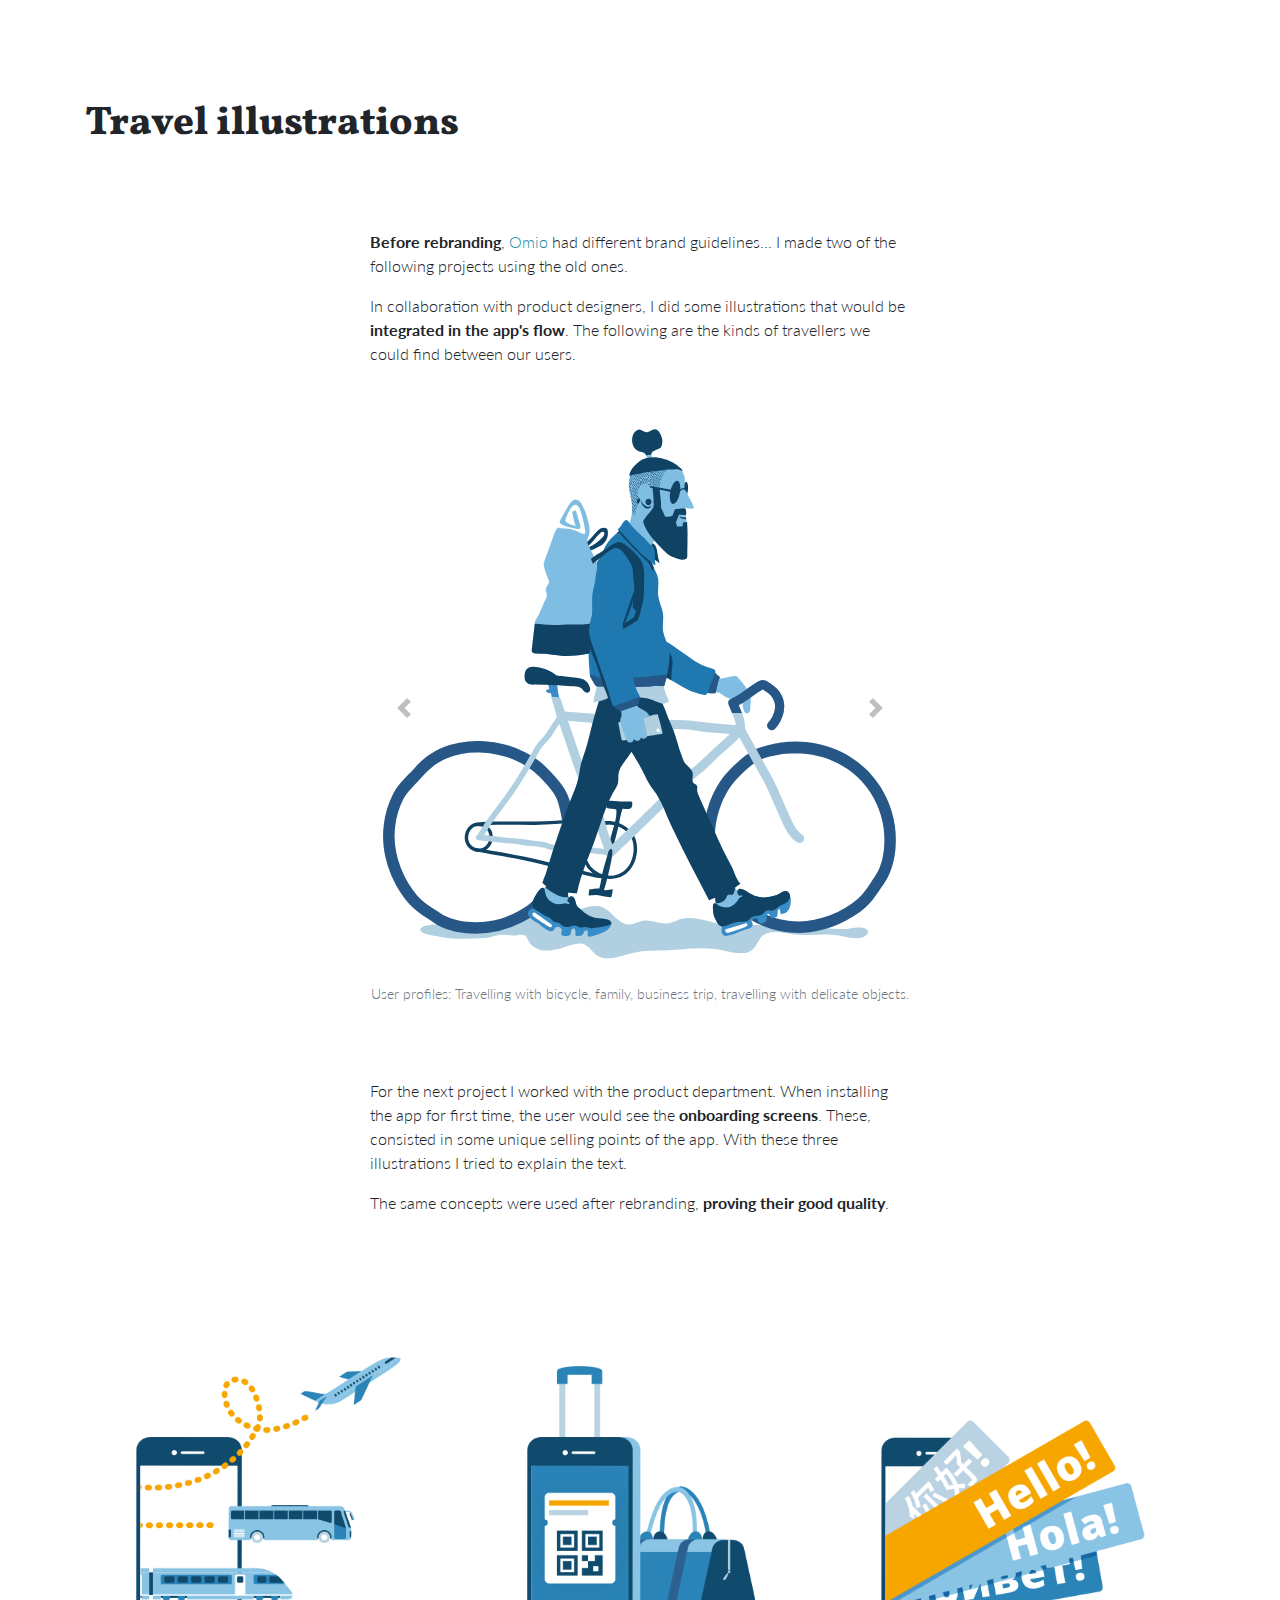
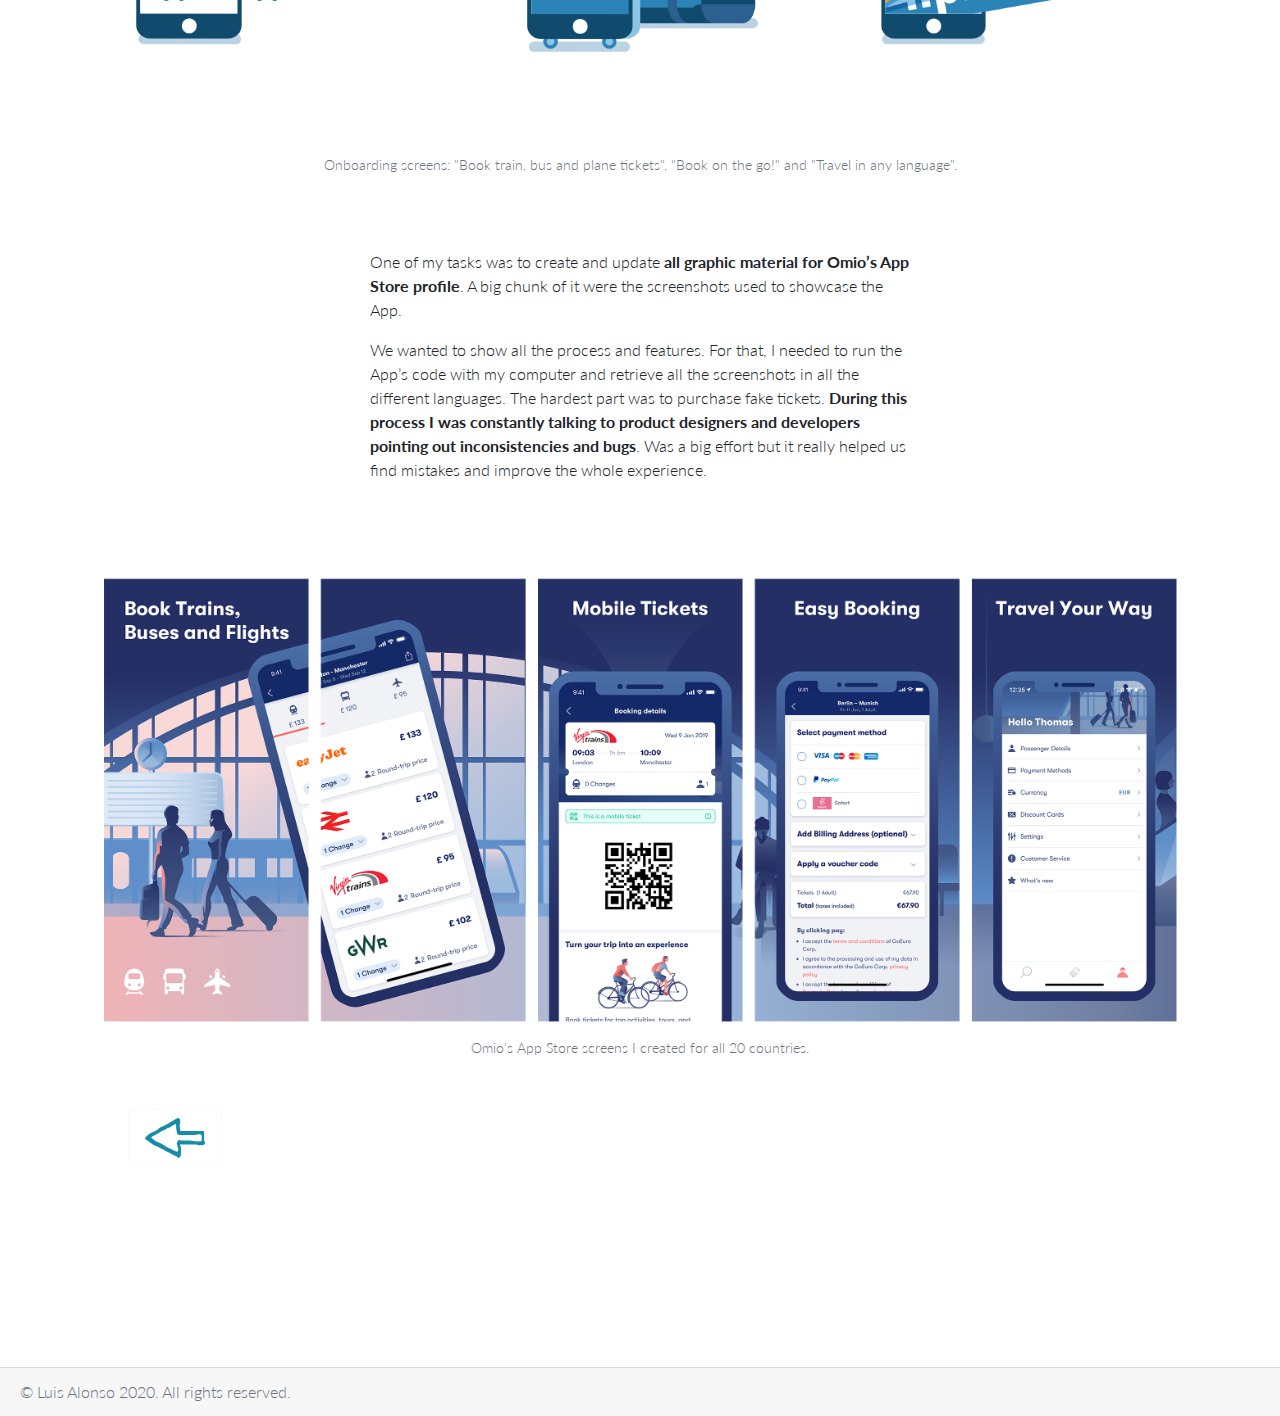
<file: travel_illustrations.html>
<!doctype html>
<html lang="en">

<head>
  <!-- Required meta tags -->
  <meta charset="utf-8">
  <meta name="viewport" content="width=device-width, initial-scale=1, shrink-to-fit=no">

  <!-- Bootstrap CSS -->
  <link rel="stylesheet" href="https://stackpath.bootstrapcdn.com/bootstrap/4.4.1/css/bootstrap.min.css" integrity="sha384-Vkoo8x4CGsO3+Hhxv8T/Q5PaXtkKtu6ug5TOeNV6gBiFeWPGFN9MuhOf23Q9Ifjh" crossorigin="anonymous">
  <link rel="stylesheet" href="https://maxcdn.bootstrapcdn.com/bootstrap/4.0.0-alpha.2/css/bootstrap.min.css" integrity="sha384-y3tfxAZXuh4HwSYylfB+J125MxIs6mR5FOHamPBG064zB+AFeWH94NdvaCBm8qnd" crossorigin="anonymous">

  <!-- Custom CSS -->
  <link href="custom.css" rel="stylesheet">


  <!-- Google Fonts -->
  <link href="https://fonts.googleapis.com/css2?family=Lato:wght@100;300;700&family=Vollkorn:wght@800&display=swap" rel="stylesheet">
  <style>
  @import url('https://fonts.googleapis.com/css2?family=Lato:wght@100;300;700&family=Vollkorn:wght@800&display=swap');
  </style>
  <!-- JS -->
  <script src="main.js"></script>

  <title>Luis Alonso</title>
  </head>

  <body>


  <div style="height:100px;">
  </div>
  <div class="container">
    <h1>Travel illustrations</h1>


    <div style="height:50px;">
    </div>
    <div class="row justify-content-md-center">
      <div class="col-sm-6">
        <br>
        <p><strong>Before rebranding</strong>, <a href="https://www.omio.com/" target="_blank">Omio</a> had different brand guidelines... I made two of the following projects using the old ones.</p>

        <p>In collaboration with product designers, I did some illustrations that would be <strong>integrated in the app's flow</strong>. The following are the kinds of travellers we could find between our users. </p>
      </div>
    </div>
    <div id="carouselExampleControls" class="carousel slide" data-ride="carousel">
      <div class="carousel-inner" >
        <div class="carousel-item active">
          <img class="d-block w-100" src="images/omio/travellers/hipster.svg" alt="First slide">
        </div>
        <div class="carousel-item">
          <img class="d-block w-100" src="images/omio/travellers/family.svg" alt="Second slide">
        </div>
        <div class="carousel-item">
          <img class="d-block w-100" src="images/omio/travellers/businesswoman.svg" alt="Third slide">
        </div>
        <div class="carousel-item">
          <img class="d-block w-100" src="images/omio/travellers/surfer.svg" alt="Third slide">
        </div>
      </div>
      <a class="carousel-control-prev" href="#carouselExampleControls" role="button" data-slide="prev">
        <span class="carousel-control-prev-icon" aria-hidden="true"></span>
        <span class="sr-only">Previous</span>
      </a>
      <a class="carousel-control-next" href="#carouselExampleControls" role="button" data-slide="next">
        <span class="carousel-control-next-icon" aria-hidden="true"></span>
        <span class="sr-only">Next</span>
      </a>
    </div>
    <figcaption class="figure-caption text-center"style="margin-top:-50px;">
      User profiles: Travelling with bicycle, family, business trip, travelling with delicate objects.
    </figcaption>

    <div style="height:50px;">
    </div>

    <div class="row justify-content-md-center">
      <div class="col-sm-6">
        <br>
        <p>For the next project I worked with the product department. When installing the app for first time, the user would see the <strong>onboarding screens</strong>. These, consisted in some unique selling points of the app. With these three illustrations I tried to explain the text.</p>
        <p>The same concepts were used after rebranding, <strong>proving their good quality</strong>.</p>
      </div>
    </div>

    <div style="height:50px;">
    </div>


    <img src="images/omio/onboarding/onboarding.png" alt="" style="width:100%;">
    <figcaption class="figure-caption text-center">
      Onboarding screens: "Book train, bus and plane tickets", "Book on the go!" and "Travel in any language".
    </figcaption>
    <div style="height:50px;">
    </div>
    <div class="row justify-content-md-center">
      <div class="col-sm-6">
        <br>
        <p>One of my tasks was to create and update <strong>all graphic material for Omio’s App Store profile</strong>. A big chunk of it were the screenshots used to showcase the App.</p>
        <p>We wanted to show all the process and features. For that, I needed to run the App’s code with my computer and retrieve all the screenshots in all the different languages. The hardest part was to purchase fake tickets. <strong>During this process I was constantly talking to product designers and developers pointing out inconsistencies and bugs</strong>. Was a big effort but it really helped us find mistakes and improve the whole experience.</p>
        <br>

      </div>
    </div>
    <div style="height:40px;">
    </div>


    <img src="images/omio/app store/all.png" alt="" style="width:100%;">
    <figcaption class="figure-caption text-center">
      Omio's App Store screens I created for all 20 countries.
    </figcaption>




    </div>

    <button onclick="goBack()" type="button" id="back_btn" class="btn btn-outline-light btn-lg" data-toggle="m" data-target="" style="color:#168da6; border-color:none; margin-left:10%;margin-top:50px;" >
      <img src="images/addons/arrow.svg" alt="" style="width:60px;">
    </button>

    <div style="height:200px;">
    </div>

  <!-- FOOTER -->

  <div class="card-footer text-muted">
    © Luis Alonso 2020. All rights reserved.
  </div>
  <!-- FOOTER END -->


  <!-- Optional JavaScript -->
  <!-- jQuery first, then Popper.js, then Bootstrap JS -->
  <script src="https://code.jquery.com/jquery-3.4.1.slim.min.js" integrity="sha384-J6qa4849blE2+poT4WnyKhv5vZF5SrPo0iEjwBvKU7imGFAV0wwj1yYfoRSJoZ+n" crossorigin="anonymous"></script>
  <script src="https://cdn.jsdelivr.net/npm/popper.js@1.16.0/dist/umd/popper.min.js" integrity="sha384-Q6E9RHvbIyZFJoft+2mJbHaEWldlvI9IOYy5n3zV9zzTtmI3UksdQRVvoxMfooAo" crossorigin="anonymous"></script>
  <script src="https://stackpath.bootstrapcdn.com/bootstrap/4.4.1/js/bootstrap.min.js" integrity="sha384-wfSDF2E50Y2D1uUdj0O3uMBJnjuUD4Ih7YwaYd1iqfktj0Uod8GCExl3Og8ifwB6" crossorigin="anonymous"></script>
</body>

</html>
</file>
<file: custom.css>
/*       FONTS    */



body{
  font-family:  'Lato', sans-serif;
  font-weight: 300;


}
h1, h2{
  font-family: 'Vollkorn', serif;
  font-weight: 800;

}
h2 .btn, a{
  color:#168da6;
}

h3{
  font-family:  'Lato', sans-serif;
  font-weight: 100;
  line-height: 2.2rem;
}

h6, strong{
  font-weight: bold;
}



/*     FONTS  END    */



/* Changes Carousel */



  .carousel-inner{
      padding: 2rem 0rem 4rem 0rem;
    }

  .carousel-control-next-icon {
      background-image: url("data:image/svg+xml;charset=utf8,%3Csvg xmlns='http://www.w3.org/2000/svg' fill='grey' viewBox='0 0 8 8'%3E%3Cpath d='M2.75 0l-1.5 1.5 2.5 2.5-2.5 2.5 1.5 1.5 4-4-4-4z'/%3E%3C/svg%3E");
  }

  .carousel-control-prev-icon {
      background-image: url("data:image/svg+xml;charset=utf8,%3Csvg xmlns='http://www.w3.org/2000/svg' fill='grey' viewBox='0 0 8 8'%3E%3Cpath d='M5.25 0l-4 4 4 4 1.5-1.5-2.5-2.5 2.5-2.5-1.5-1.5z'/%3E%3C/svg%3E");
  }

  .carousel-caption {
    text-shadow: none;
    color:#818a91;
    top:90%;
    font-size: 90%;
  }



/* Changes Carousel END */



#spam img{
  border: 1px solid lightgray;
  margin: 50px;
}



/* SAFARI ONLY imgs size */



@media not all and (min-resolution:.001dpcm) {
    @media {
        #spam img {
            width: 100%;
            height: 100%;
        }
    }
}

@media screen and (-webkit-min-device-pixel-ratio:0)
  and (min-resolution:.001dpcm)and (max-width: 600px) {
    #spam img {
        width: 100%;

    }
}



/* SAFARI ONLY imgs size */



/* SAFARI ONLY svg size */



  .section_1 #hello:not(:root:root){
    width: 50% !important;
}



/* SAFARI ONLY svg size END */



/*           RESPONSIVE       */



@media only screen and (max-width: 600px) {

    body{
      font-size: 1.2rem;
    }
    h3{
      font-weight: 300;
    }
    .tears_dw{
      display: none;
    }

    #hello{
      margin: 10%;
    }

    header{
      margin:50px 0px 100px 0px;
    }

    #about_img{
      width:100%;
      margin:0px 0px 50px 0px;
    }

    .section_2_mobile {
      margin: 0px 0px 100px 0px;
    }

    #car{
      margin: 5%;
    }

    .section_4{
      margin: 100px 0px 100px 0px;
    }

    .section_1, .section_2, .section_3{
      display: none;
    }

    #back_btn{
      margin-left: 0% !important;
    }

    /*   Abstract Layers ---- Food art and ads ---- Spot illustrations ---     */

    #calendar, #plane_gif, #device_final_carousel, #all_final_gif, #old_carousel,#burgy,#bike,#love_gif,#pizza_friends,#minis_sketches,#final_spot_illustrations,#devices_web{
      width: 100%;
    }
}



@media screen and (max-width: 1200px) and (min-width: 600px) {

  .section_1_mobile, .section_2_mobile, .section_3_mobile{
    display: none;
  }

  .tears_mw{
    display: none;
  }
}



@media only screen and (min-width: 1200px) {

  .tears_mw{
    display: none;
  }

  #carouselExampleControls, #map_levels{
    width: 50%;
    margin: auto;
  }

  /*   Abstract Layers ---- Food art and ads ---- Spot illustrations ---     */

  #calendar, #plane_gif, #device_final_carousel, #all_final_gif,#burgy,#bike,#love_gif,#pizza_friends,#minis_sketches,#final_spot_illustrations,#devices_web{
    width: 60%;
  }

  #old_carousel{
    width: 100%;
  }

  .section_1_mobile, .section_2_mobile, .section_3_mobile{
    display: none;
  }
}
</file>
